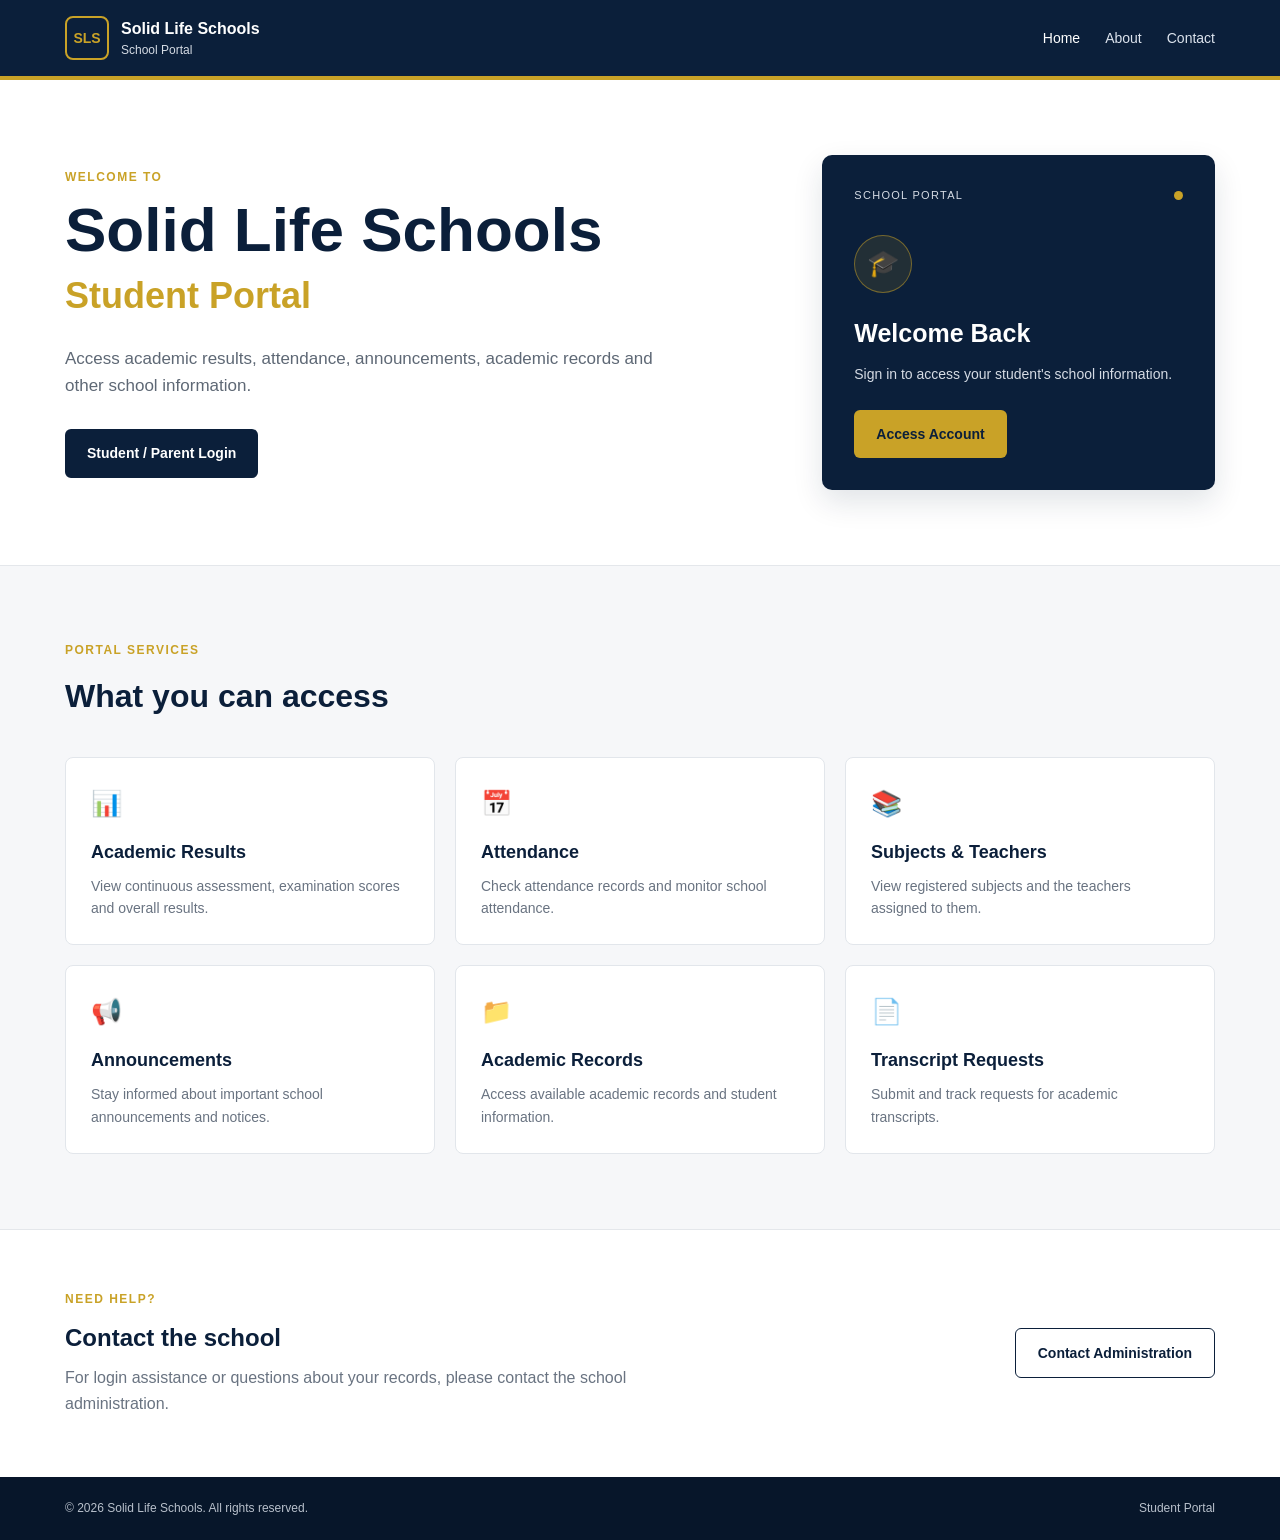
<file: index.html>
<!DOCTYPE html>
<html lang="en">
<head>
    <meta charset="UTF-8">
    <meta name="viewport" content="width=device-width, initial-scale=1.0">
    <title>Solid Life Schools | School Portal</title>
    <link rel="stylesheet" href="css/style.css">
</head>

<body>

    <!-- Header -->
    <header class="header">
        <div class="container nav-container">

            <a href="index.html" class="logo">
                <div class="logo-mark">SLS</div>
                <div class="logo-text">
                    <strong>Solid Life Schools</strong>
                    <span>School Portal</span>
                </div>
            </a>

            <nav class="nav">
                <a href="index.html" class="active">Home</a>
                <a href="#about">About</a>
                <a href="#contact">Contact</a>
            </nav>

        </div>
    </header>


    <!-- Main -->
    <main>

        <!-- Hero -->
        <section class="hero">
            <div class="container hero-content">

                <div class="hero-text">
                    <p class="welcome-text">WELCOME TO</p>

                    <h1>Solid Life Schools</h1>

                    <h2>Student Portal</h2>

                    <p class="hero-description">
                        Access academic results, attendance, announcements,
                        academic records and other school information.
                    </p>

                    <a href="login.html" class="primary-button">
                        Student / Parent Login
                    </a>
                </div>

                <div class="hero-panel">
                    <div class="panel-top">
                        <span class="panel-label">SCHOOL PORTAL</span>
                        <span class="status-dot"></span>
                    </div>

                    <div class="panel-icon">🎓</div>

                    <h3>Welcome Back</h3>

                    <p>
                        Sign in to access your student's school information.
                    </p>

                    <a href="login.html" class="panel-button">
                        Access Account
                    </a>
                </div>

            </div>
        </section>


        <!-- Portal Features -->
        <section class="features" id="about">
            <div class="container">

                <div class="section-heading">
                    <p class="section-label">PORTAL SERVICES</p>
                    <h2>What you can access</h2>
                </div>

                <div class="feature-grid">

                    <div class="feature-card">
                        <div class="feature-icon">📊</div>
                        <h3>Academic Results</h3>
                        <p>View continuous assessment, examination scores and overall results.</p>
                    </div>

                    <div class="feature-card">
                        <div class="feature-icon">📅</div>
                        <h3>Attendance</h3>
                        <p>Check attendance records and monitor school attendance.</p>
                    </div>

                    <div class="feature-card">
                        <div class="feature-icon">📚</div>
                        <h3>Subjects & Teachers</h3>
                        <p>View registered subjects and the teachers assigned to them.</p>
                    </div>

                    <div class="feature-card">
                        <div class="feature-icon">📢</div>
                        <h3>Announcements</h3>
                        <p>Stay informed about important school announcements and notices.</p>
                    </div>

                    <div class="feature-card">
                        <div class="feature-icon">📁</div>
                        <h3>Academic Records</h3>
                        <p>Access available academic records and student information.</p>
                    </div>

                    <div class="feature-card">
                        <div class="feature-icon">📄</div>
                        <h3>Transcript Requests</h3>
                        <p>Submit and track requests for academic transcripts.</p>
                    </div>

                </div>

            </div>
        </section>


        <!-- Contact -->
        <section class="contact-section" id="contact">
            <div class="container contact-content">

                <div>
                    <p class="section-label">NEED HELP?</p>
                    <h2>Contact the school</h2>
                    <p>
                        For login assistance or questions about your records,
                        please contact the school administration.
                    </p>
                </div>

                <a href="mailto:info@solidlifeschools.com" class="secondary-button">
                    Contact Administration
                </a>

            </div>
        </section>

    </main>


    <!-- Footer -->
    <footer class="footer">
        <div class="container footer-content">
            <p>© 2026 Solid Life Schools. All rights reserved.</p>
            <p>Student Portal</p>
        </div>
    </footer>

</body>
</html>
</file>
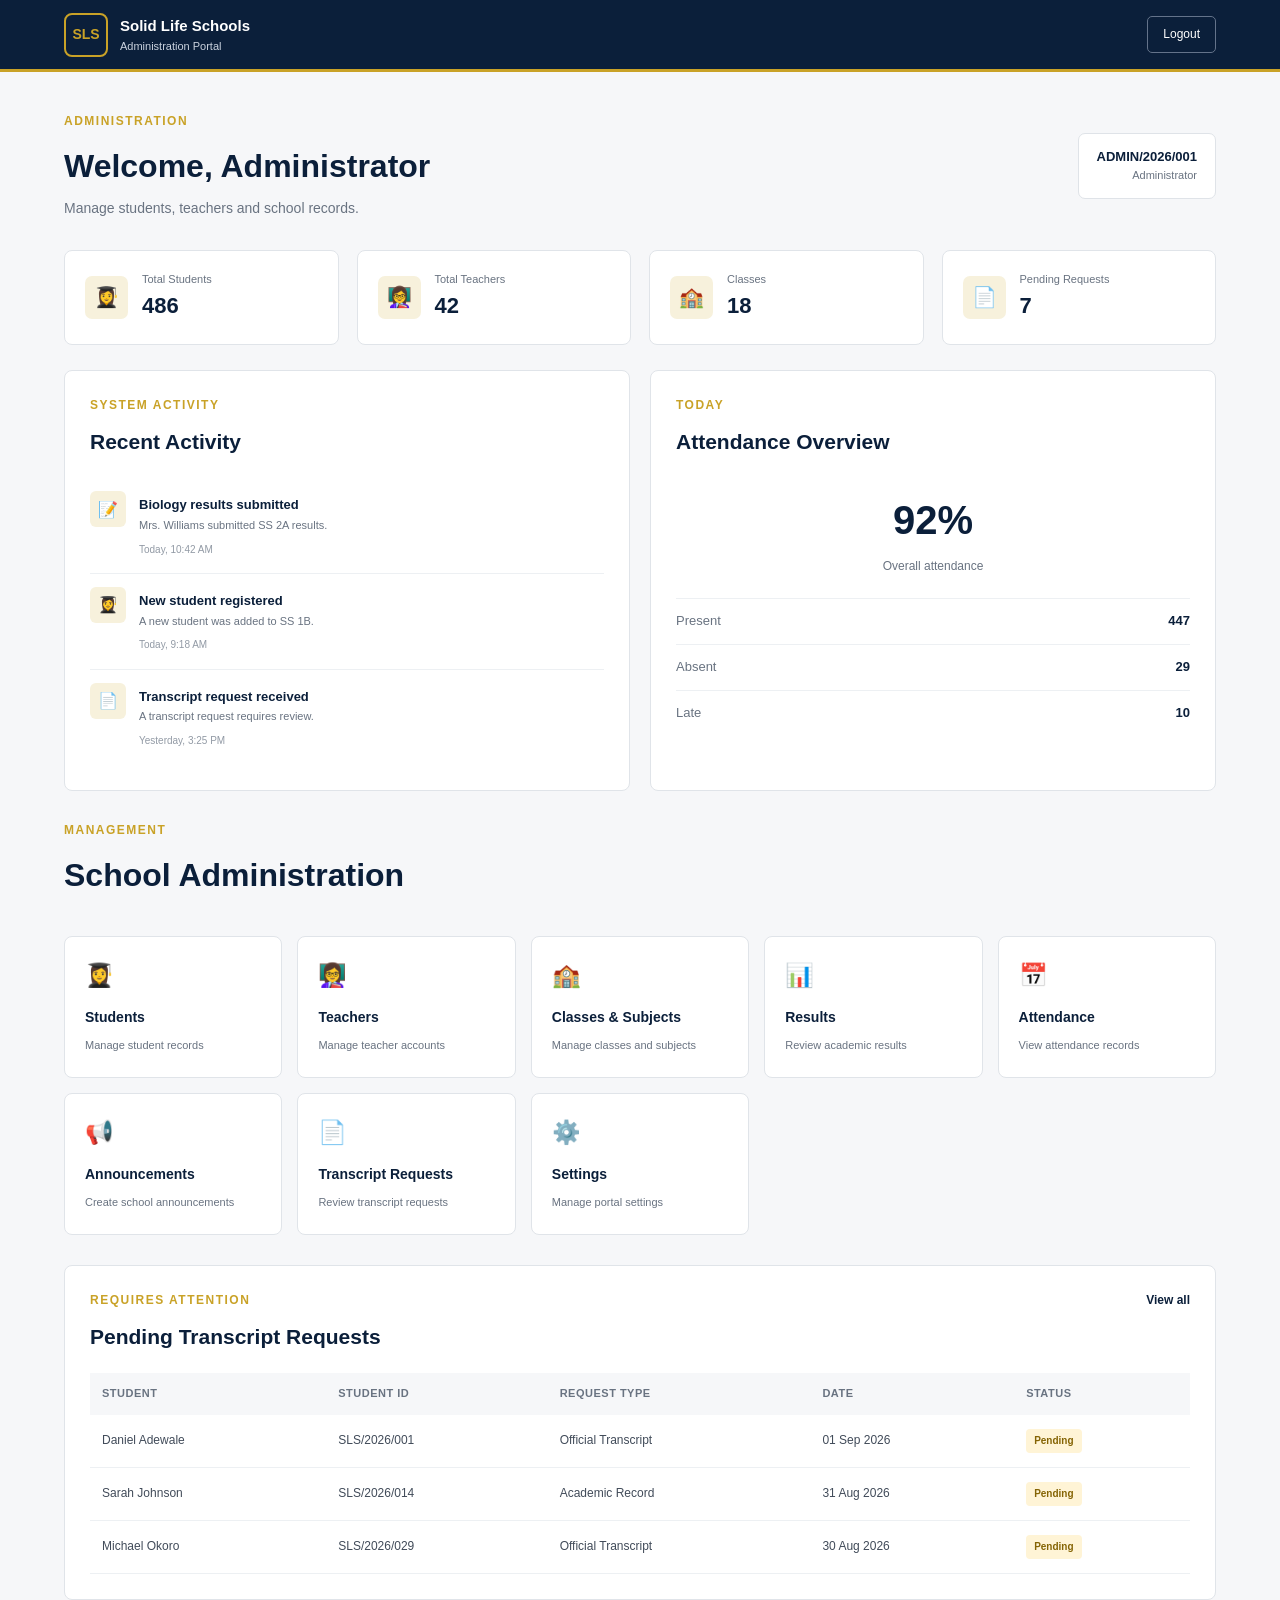
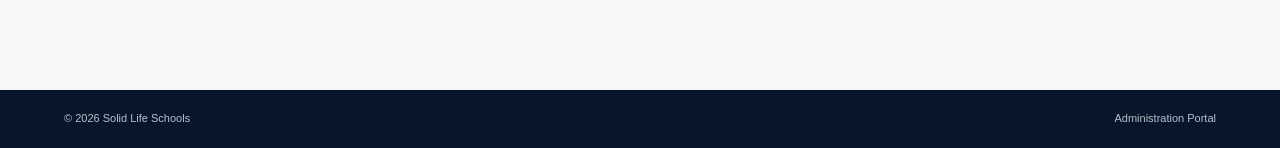
<file: admin-dashboard.html>
<!DOCTYPE html>
<html lang="en">
<head>
    <meta charset="UTF-8">
    <meta name="viewport" content="width=device-width, initial-scale=1.0">
    <title>Admin Dashboard | Solid Life Schools</title>
    <link rel="stylesheet" href="css/style.css">
</head>

<body class="dashboard-page">

    <!-- Header -->
    <header class="dashboard-header">

        <div class="dashboard-brand">
            <div class="logo-mark">SLS</div>

            <div>
                <strong>Solid Life Schools</strong>
                <span>Administration Portal</span>
            </div>
        </div>

        <button class="logout-button" onclick="logout()">
            Logout
        </button>

    </header>


    <!-- Main Dashboard -->
    <main class="dashboard-container">

        <!-- Welcome -->
        <section class="dashboard-welcome">

            <div>
                <p class="section-label">ADMINISTRATION</p>
                <h1>Welcome, Administrator</h1>
                <p>Manage students, teachers and school records.</p>
            </div>

            <div class="student-badge">
                <strong>ADMIN/2026/001</strong>
                <span>Administrator</span>
            </div>

        </section>


        <!-- Statistics -->
        <section class="summary-grid">

            <div class="summary-card">
                <span class="summary-icon">👩‍🎓</span>
                <div>
                    <span>Total Students</span>
                    <strong>486</strong>
                </div>
            </div>

            <div class="summary-card">
                <span class="summary-icon">👩‍🏫</span>
                <div>
                    <span>Total Teachers</span>
                    <strong>42</strong>
                </div>
            </div>

            <div class="summary-card">
                <span class="summary-icon">🏫</span>
                <div>
                    <span>Classes</span>
                    <strong>18</strong>
                </div>
            </div>

            <div class="summary-card">
                <span class="summary-icon">📄</span>
                <div>
                    <span>Pending Requests</span>
                    <strong>7</strong>
                </div>
            </div>

        </section>


        <!-- Dashboard Sections -->
        <section class="dashboard-grid">

            <!-- Recent Activity -->
            <div class="dashboard-card">

                <div class="card-heading">
                    <div>
                        <p class="section-label">SYSTEM ACTIVITY</p>
                        <h2>Recent Activity</h2>
                    </div>
                </div>

                <div class="activity-list">

                    <div class="activity-item">
                        <span class="activity-icon">📝</span>
                        <div>
                            <strong>Biology results submitted</strong>
                            <p>Mrs. Williams submitted SS 2A results.</p>
                            <small>Today, 10:42 AM</small>
                        </div>
                    </div>

                    <div class="activity-item">
                        <span class="activity-icon">👩‍🎓</span>
                        <div>
                            <strong>New student registered</strong>
                            <p>A new student was added to SS 1B.</p>
                            <small>Today, 9:18 AM</small>
                        </div>
                    </div>

                    <div class="activity-item">
                        <span class="activity-icon">📄</span>
                        <div>
                            <strong>Transcript request received</strong>
                            <p>A transcript request requires review.</p>
                            <small>Yesterday, 3:25 PM</small>
                        </div>
                    </div>

                </div>

            </div>


            <!-- Attendance -->
            <div class="dashboard-card">

                <div class="card-heading">
                    <div>
                        <p class="section-label">TODAY</p>
                        <h2>Attendance Overview</h2>
                    </div>
                </div>

                <div class="attendance-overview">

                    <div class="attendance-number">
                        <strong>92%</strong>
                        <span>Overall attendance</span>
                    </div>

                    <div class="attendance-row">
                        <span>Present</span>
                        <strong>447</strong>
                    </div>

                    <div class="attendance-row">
                        <span>Absent</span>
                        <strong>29</strong>
                    </div>

                    <div class="attendance-row">
                        <span>Late</span>
                        <strong>10</strong>
                    </div>

                </div>

            </div>

        </section>


        <!-- Quick Management -->
        <section class="quick-access">

            <div class="section-heading">
                <p class="section-label">MANAGEMENT</p>
                <h2>School Administration</h2>
            </div>

            <div class="quick-grid">

                <a href="#" class="quick-card">
                    <span>👩‍🎓</span>
                    <strong>Students</strong>
                    <small>Manage student records</small>
                </a>

                <a href="#" class="quick-card">
                    <span>👩‍🏫</span>
                    <strong>Teachers</strong>
                    <small>Manage teacher accounts</small>
                </a>

                <a href="#" class="quick-card">
                    <span>🏫</span>
                    <strong>Classes & Subjects</strong>
                    <small>Manage classes and subjects</small>
                </a>

                <a href="#" class="quick-card">
                    <span>📊</span>
                    <strong>Results</strong>
                    <small>Review academic results</small>
                </a>

                <a href="#" class="quick-card">
                    <span>📅</span>
                    <strong>Attendance</strong>
                    <small>View attendance records</small>
                </a>

                <a href="#" class="quick-card">
                    <span>📢</span>
                    <strong>Announcements</strong>
                    <small>Create school announcements</small>
                </a>

                <a href="#" class="quick-card">
                    <span>📄</span>
                    <strong>Transcript Requests</strong>
                    <small>Review transcript requests</small>
                </a>

                <a href="#" class="quick-card">
                    <span>⚙️</span>
                    <strong>Settings</strong>
                    <small>Manage portal settings</small>
                </a>

            </div>

        </section>


        <!-- Pending Requests -->
        <section class="dashboard-card full-card">

            <div class="card-heading">

                <div>
                    <p class="section-label">REQUIRES ATTENTION</p>
                    <h2>Pending Transcript Requests</h2>
                </div>

                <a href="#">View all</a>

            </div>


            <div class="class-table-wrapper">

                <table class="class-table">

                    <thead>
                        <tr>
                            <th>Student</th>
                            <th>Student ID</th>
                            <th>Request Type</th>
                            <th>Date</th>
                            <th>Status</th>
                        </tr>
                    </thead>

                    <tbody>

                        <tr>
                            <td>Daniel Adewale</td>
                            <td>SLS/2026/001</td>
                            <td>Official Transcript</td>
                            <td>01 Sep 2026</td>
                            <td>
                                <span class="status-pending">Pending</span>
                            </td>
                        </tr>

                        <tr>
                            <td>Sarah Johnson</td>
                            <td>SLS/2026/014</td>
                            <td>Academic Record</td>
                            <td>31 Aug 2026</td>
                            <td>
                                <span class="status-pending">Pending</span>
                            </td>
                        </tr>

                        <tr>
                            <td>Michael Okoro</td>
                            <td>SLS/2026/029</td>
                            <td>Official Transcript</td>
                            <td>30 Aug 2026</td>
                            <td>
                                <span class="status-pending">Pending</span>
                            </td>
                        </tr>

                    </tbody>

                </table>

            </div>

        </section>

    </main>


    <footer class="dashboard-footer">
        <p>© 2026 Solid Life Schools</p>
        <p>Administration Portal</p>
    </footer>


    <script>
        function logout() {
            window.location.href = "login.html";
        }
    </script>

</body>
                                  </html>
</file>
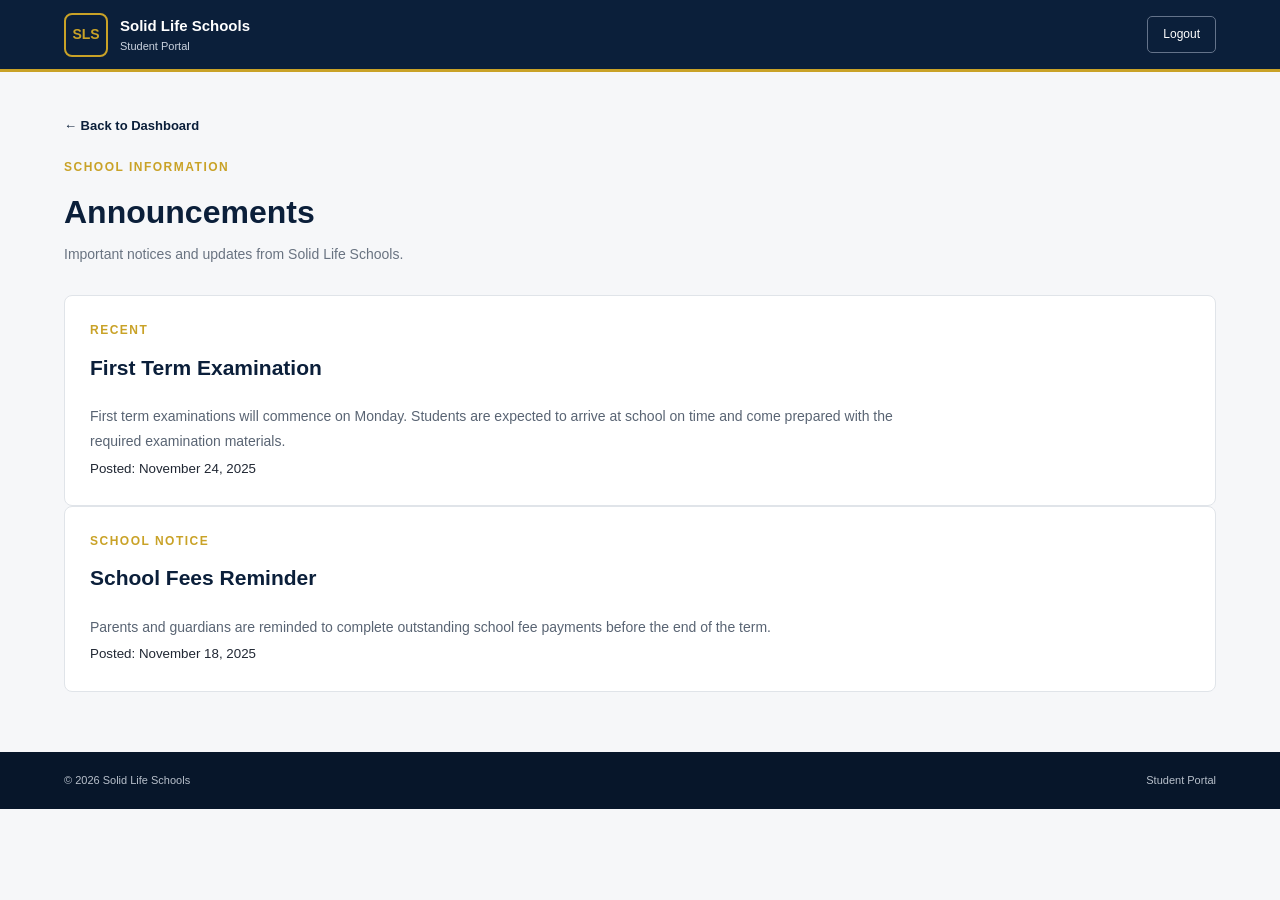
<file: announcements.html>
<!DOCTYPE html>
<html lang="en">
<head>
    <meta charset="UTF-8">
    <meta name="viewport" content="width=device-width, initial-scale=1.0">
    <title>Announcements | Solid Life Schools</title>
    <link rel="stylesheet" href="css/style.css">
</head>

<body class="dashboard-page">

<header class="dashboard-header">

    <div class="dashboard-brand">
        <div class="logo-mark">SLS</div>
        <div>
            <strong>Solid Life Schools</strong>
            <span>Student Portal</span>
        </div>
    </div>

    <button class="logout-button" onclick="logout()">Logout</button>

</header>

<main class="dashboard-container">

    <div class="page-back">
        <a href="student-dashboard.html">← Back to Dashboard</a>
    </div>

    <section class="dashboard-welcome">
        <div>
            <p class="section-label">SCHOOL INFORMATION</p>
            <h1>Announcements</h1>
            <p>Important notices and updates from Solid Life Schools.</p>
        </div>
    </section>

    <section class="dashboard-card">

        <div class="card-heading">
            <div>
                <p class="section-label">RECENT</p>
                <h2>First Term Examination</h2>
            </div>
        </div>

        <p class="academic-comment">
            First term examinations will commence on Monday.
            Students are expected to arrive at school on time and come
            prepared with the required examination materials.
        </p>

        <small>Posted: November 24, 2025</small>

    </section>


    <section class="dashboard-card">

        <div class="card-heading">
            <div>
                <p class="section-label">SCHOOL NOTICE</p>
                <h2>School Fees Reminder</h2>
            </div>
        </div>

        <p class="academic-comment">
            Parents and guardians are reminded to complete outstanding
            school fee payments before the end of the term.
        </p>

        <small>Posted: November 18, 2025</small>

    </section>

</main>

<footer class="dashboard-footer">
    <p>© 2026 Solid Life Schools</p>
    <p>Student Portal</p>
</footer>

<script>
function logout() {
    window.location.href = "login.html";
}
</script>

</body>
</html>
</file>
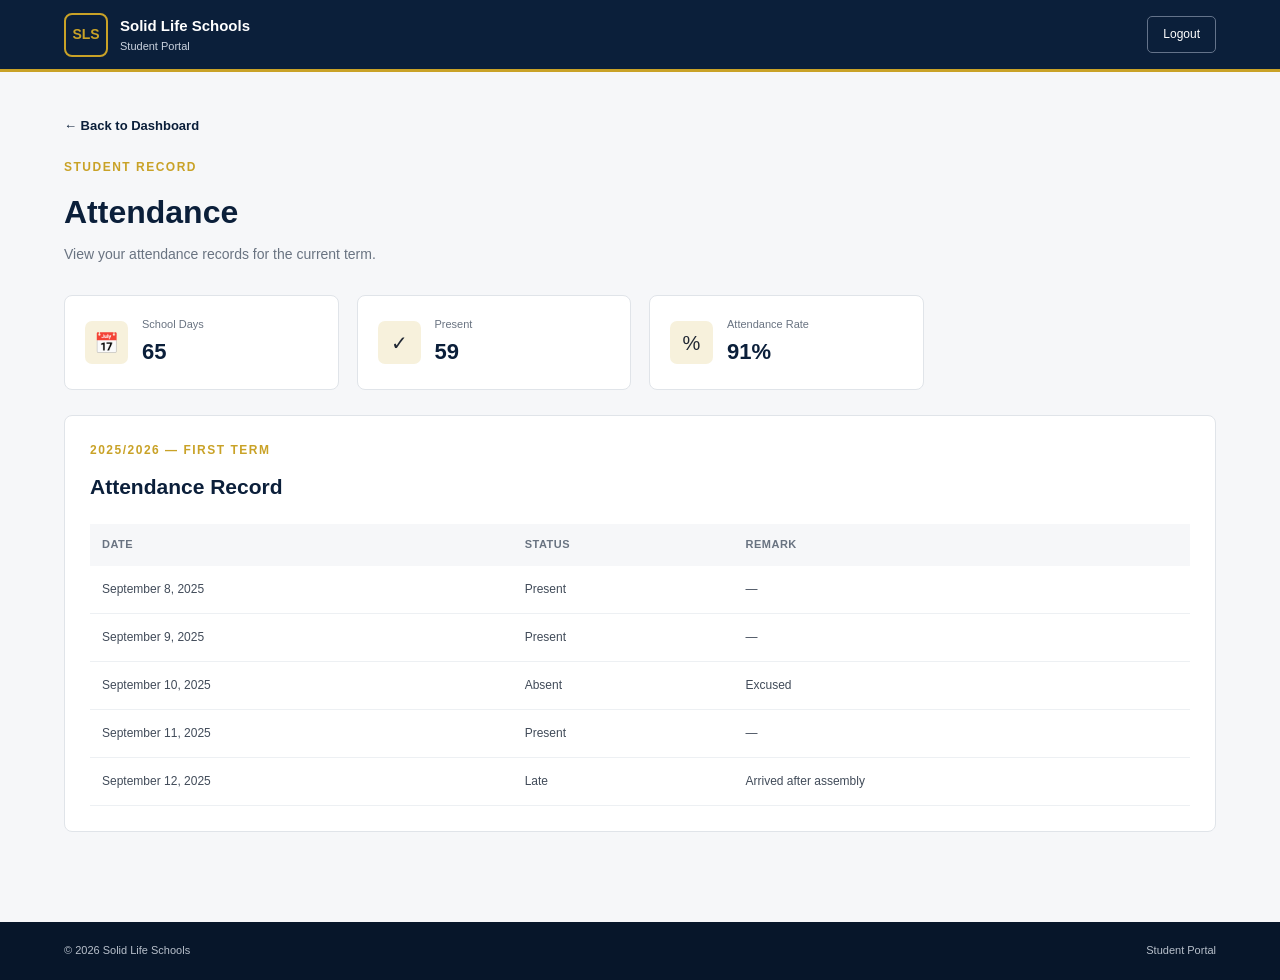
<file: attendance.html>
<!DOCTYPE html>
<html lang="en">
<head>
    <meta charset="UTF-8">
    <meta name="viewport" content="width=device-width, initial-scale=1.0">
    <title>Attendance | Solid Life Schools</title>
    <link rel="stylesheet" href="css/style.css">
</head>

<body class="dashboard-page">

<header class="dashboard-header">

    <div class="dashboard-brand">
        <div class="logo-mark">SLS</div>
        <div>
            <strong>Solid Life Schools</strong>
            <span>Student Portal</span>
        </div>
    </div>

    <button class="logout-button" onclick="logout()">Logout</button>

</header>

<main class="dashboard-container">

    <div class="page-back">
        <a href="student-dashboard.html">← Back to Dashboard</a>
    </div>

    <section class="dashboard-welcome">
        <div>
            <p class="section-label">STUDENT RECORD</p>
            <h1>Attendance</h1>
            <p>View your attendance records for the current term.</p>
        </div>
    </section>

    <section class="summary-grid">

        <div class="summary-card">
            <span class="summary-icon">📅</span>
            <div>
                <span>School Days</span>
                <strong>65</strong>
            </div>
        </div>

        <div class="summary-card">
            <span class="summary-icon">✓</span>
            <div>
                <span>Present</span>
                <strong>59</strong>
            </div>
        </div>

        <div class="summary-card">
            <span class="summary-icon">%</span>
            <div>
                <span>Attendance Rate</span>
                <strong>91%</strong>
            </div>
        </div>

    </section>

    <section class="dashboard-card full-card">

        <div class="card-heading">
            <div>
                <p class="section-label">2025/2026 — FIRST TERM</p>
                <h2>Attendance Record</h2>
            </div>
        </div>

        <div class="class-table-wrapper">

            <table class="class-table">

                <thead>
                    <tr>
                        <th>Date</th>
                        <th>Status</th>
                        <th>Remark</th>
                    </tr>
                </thead>

                <tbody>

                    <tr>
                        <td>September 8, 2025</td>
                        <td>Present</td>
                        <td>—</td>
                    </tr>

                    <tr>
                        <td>September 9, 2025</td>
                        <td>Present</td>
                        <td>—</td>
                    </tr>

                    <tr>
                        <td>September 10, 2025</td>
                        <td>Absent</td>
                        <td>Excused</td>
                    </tr>

                    <tr>
                        <td>September 11, 2025</td>
                        <td>Present</td>
                        <td>—</td>
                    </tr>

                    <tr>
                        <td>September 12, 2025</td>
                        <td>Late</td>
                        <td>Arrived after assembly</td>
                    </tr>

                </tbody>

            </table>

        </div>

    </section>

</main>

<footer class="dashboard-footer">
    <p>© 2026 Solid Life Schools</p>
    <p>Student Portal</p>
</footer>

<script>
function logout() {
    window.location.href = "login.html";
}
</script>

</body>
</html>
</file>
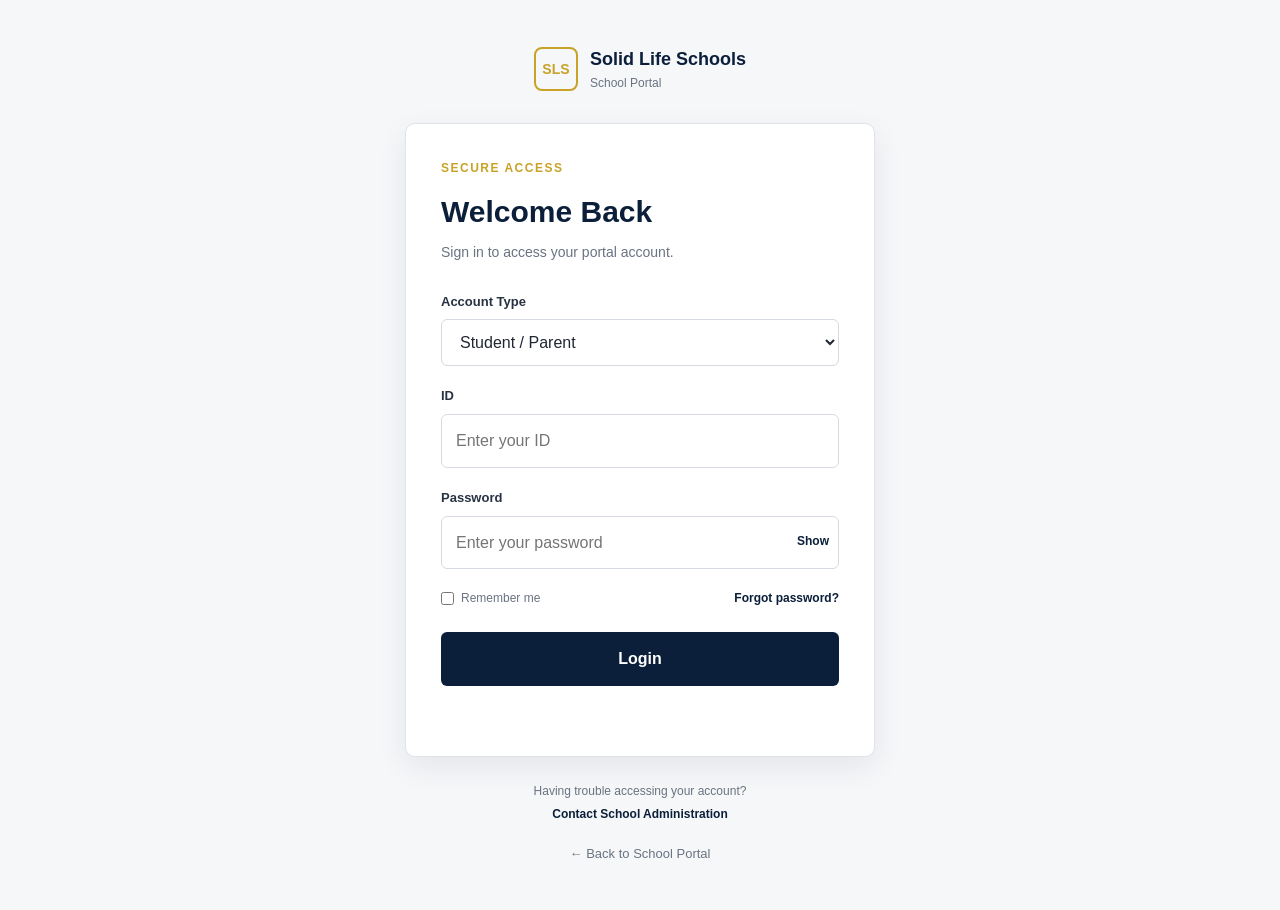
<file: login.html>
<!DOCTYPE html>
<html lang="en">
<head>
    <meta charset="UTF-8">
    <meta name="viewport" content="width=device-width, initial-scale=1.0">
    <title>Login | Solid Life Schools</title>
    <link rel="stylesheet" href="css/style.css">
</head>

<body class="login-page">

    <main class="login-container">

        <div class="login-brand">
            <div class="logo-mark">SLS</div>

            <div>
                <strong>Solid Life Schools</strong>
                <span>School Portal</span>
            </div>
        </div>


        <div class="login-card">

            <div class="login-heading">
                <p class="section-label">SECURE ACCESS</p>
                <h1>Welcome Back</h1>
                <p>Sign in to access your portal account.</p>
            </div>


            <form id="loginForm">

                <!-- Account Type -->
                <div class="form-group">
                    <label for="accountType">Account Type</label>

                    <select id="accountType" required>
                        <option value="student">Student / Parent</option>
                        <option value="teacher">Teacher</option>
                        <option value="admin">Administrator</option>
                    </select>
                </div>


                <!-- ID -->
                <div class="form-group">
                    <label for="userId">ID</label>

                    <input
                        type="text"
                        id="userId"
                        placeholder="Enter your ID"
                        required
                    >
                </div>


                <!-- Password -->
                <div class="form-group">
                    <label for="password">Password</label>

                    <div class="password-wrapper">

                        <input
                            type="password"
                            id="password"
                            placeholder="Enter your password"
                            required
                        >

                        <button
                            type="button"
                            class="show-password"
                            id="togglePassword"
                        >
                            Show
                        </button>

                    </div>
                </div>


                <!-- Options -->
                <div class="login-options">

                    <label class="remember-me">
                        <input type="checkbox" id="rememberMe">
                        <span>Remember me</span>
                    </label>

                    <a href="#" id="forgotPassword">
                        Forgot password?
                    </a>

                </div>


                <!-- Login -->
                <button type="submit" class="login-button">
                    Login
                </button>


                <!-- Message -->
                <p id="loginMessage" class="login-message"></p>

            </form>

        </div>


        <div class="login-help">
            <p>Having trouble accessing your account?</p>

            <a href="mailto:info@solidlifeschools.com">
                Contact School Administration
            </a>
        </div>


        <a href="index.html" class="back-home">
            ← Back to School Portal
        </a>

    </main>


    <script>

        const loginForm = document.getElementById("loginForm");
        const accountType = document.getElementById("accountType");
        const userId = document.getElementById("userId");
        const passwordInput = document.getElementById("password");
        const togglePassword = document.getElementById("togglePassword");
        const loginMessage = document.getElementById("loginMessage");


        /* =====================================
           DEMO ACCOUNT INFORMATION
        ===================================== */

        const accounts = {

            student: {
                id: "SLS/2026/001",
                password: "student123",
                page: "student-dashboard.html"
            },

            teacher: {
                id: "EMP/2026/014",
                password: "teacher123",
                page: "teacher-dashboard.html"
            },

            admin: {
                id: "ADMIN/2026/001",
                password: "admin123",
                page: "admin-dashboard.html"
            }

        };


        /* =====================================
           CHANGE PLACEHOLDER
        ===================================== */

        accountType.addEventListener("change", function () {

            if (accountType.value === "student") {
                userId.placeholder = "e.g. SLS/2026/001";
            }

            if (accountType.value === "teacher") {
                userId.placeholder = "e.g. EMP/2026/014";
            }

            if (accountType.value === "admin") {
                userId.placeholder = "e.g. ADMIN/2026/001";
            }

        });


        /* =====================================
           SHOW / HIDE PASSWORD
        ===================================== */

        togglePassword.addEventListener("click", function () {

            if (passwordInput.type === "password") {

                passwordInput.type = "text";
                togglePassword.textContent = "Hide";

            } else {

                passwordInput.type = "password";
                togglePassword.textContent = "Show";

            }

        });


        /* =====================================
           LOGIN
        ===================================== */

        loginForm.addEventListener("submit", function (event) {

            event.preventDefault();

            const selectedAccount = accountType.value;

            const enteredId = userId.value.trim();
            const enteredPassword = passwordInput.value.trim();

            const account = accounts[selectedAccount];


            if (
                enteredId === account.id &&
                enteredPassword === account.password
            ) {

                /*
                    Store the account type temporarily.
                    This will help us later when we build
                    the full authentication system.
                */

                sessionStorage.setItem(
                    "portalUserType",
                    selectedAccount
                );

                loginMessage.textContent =
                    "Login successful. Redirecting...";

                loginMessage.className =
                    "login-message success";


                setTimeout(function () {

                    window.location.href = account.page;

                }, 700);


            } else {

                loginMessage.textContent =
                    "Invalid ID or password. Please try again.";

                loginMessage.className =
                    "login-message error";

            }

        });


        /* =====================================
           FORGOT PASSWORD
        ===================================== */

        document
            .getElementById("forgotPassword")
            .addEventListener("click", function (event) {

                event.preventDefault();

                loginMessage.textContent =
                    "Please contact the school administration to reset your password.";

                loginMessage.className =
                    "login-message";

            });

    </script>

</body>
</html>
</file>
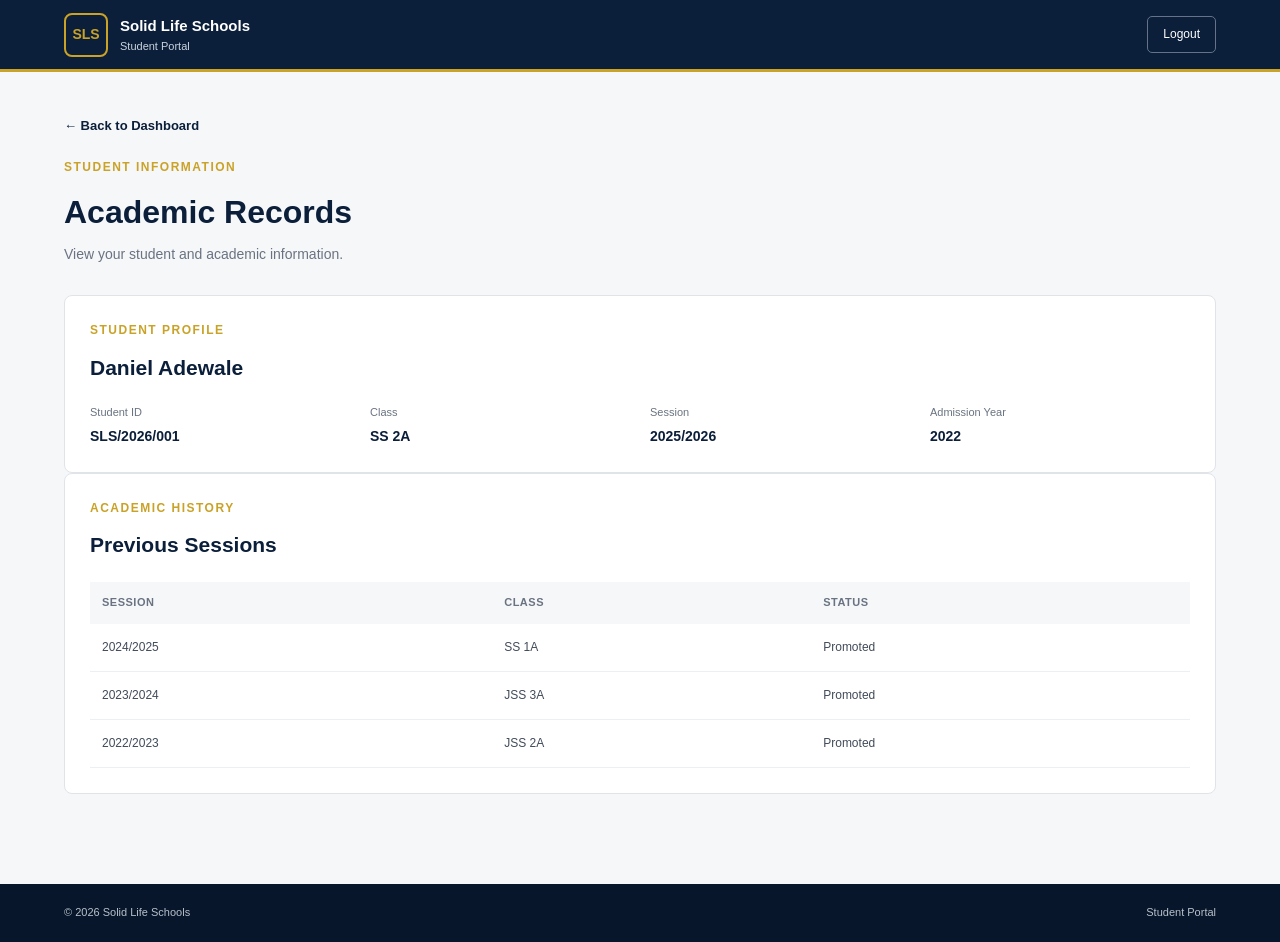
<file: records.html>
<!DOCTYPE html>
<html lang="en">
<head>
    <meta charset="UTF-8">
    <meta name="viewport" content="width=device-width, initial-scale=1.0">
    <title>Academic Records | Solid Life Schools</title>
    <link rel="stylesheet" href="css/style.css">
</head>

<body class="dashboard-page">

<header class="dashboard-header">

    <div class="dashboard-brand">
        <div class="logo-mark">SLS</div>
        <div>
            <strong>Solid Life Schools</strong>
            <span>Student Portal</span>
        </div>
    </div>

    <button class="logout-button" onclick="logout()">Logout</button>

</header>

<main class="dashboard-container">

    <div class="page-back">
        <a href="student-dashboard.html">← Back to Dashboard</a>
    </div>

    <section class="dashboard-welcome">

        <div>
            <p class="section-label">STUDENT INFORMATION</p>
            <h1>Academic Records</h1>
            <p>View your student and academic information.</p>
        </div>

    </section>


    <section class="dashboard-card">

        <div class="card-heading">
            <div>
                <p class="section-label">STUDENT PROFILE</p>
                <h2>Daniel Adewale</h2>
            </div>
        </div>

        <div class="student-information">

            <div>
                <span>Student ID</span>
                <strong>SLS/2026/001</strong>
            </div>

            <div>
                <span>Class</span>
                <strong>SS 2A</strong>
            </div>

            <div>
                <span>Session</span>
                <strong>2025/2026</strong>
            </div>

            <div>
                <span>Admission Year</span>
                <strong>2022</strong>
            </div>

        </div>

    </section>


    <section class="dashboard-card full-card">

        <div class="card-heading">
            <div>
                <p class="section-label">ACADEMIC HISTORY</p>
                <h2>Previous Sessions</h2>
            </div>
        </div>

        <div class="class-table-wrapper">

            <table class="class-table">

                <thead>
                    <tr>
                        <th>Session</th>
                        <th>Class</th>
                        <th>Status</th>
                    </tr>
                </thead>

                <tbody>

                    <tr>
                        <td>2024/2025</td>
                        <td>SS 1A</td>
                        <td>Promoted</td>
                    </tr>

                    <tr>
                        <td>2023/2024</td>
                        <td>JSS 3A</td>
                        <td>Promoted</td>
                    </tr>

                    <tr>
                        <td>2022/2023</td>
                        <td>JSS 2A</td>
                        <td>Promoted</td>
                    </tr>

                </tbody>

            </table>

        </div>

    </section>

</main>

<footer class="dashboard-footer">
    <p>© 2026 Solid Life Schools</p>
    <p>Student Portal</p>
</footer>

<script>
function logout() {
    window.location.href = "login.html";
}
</script>

</body>
</html>
</file>
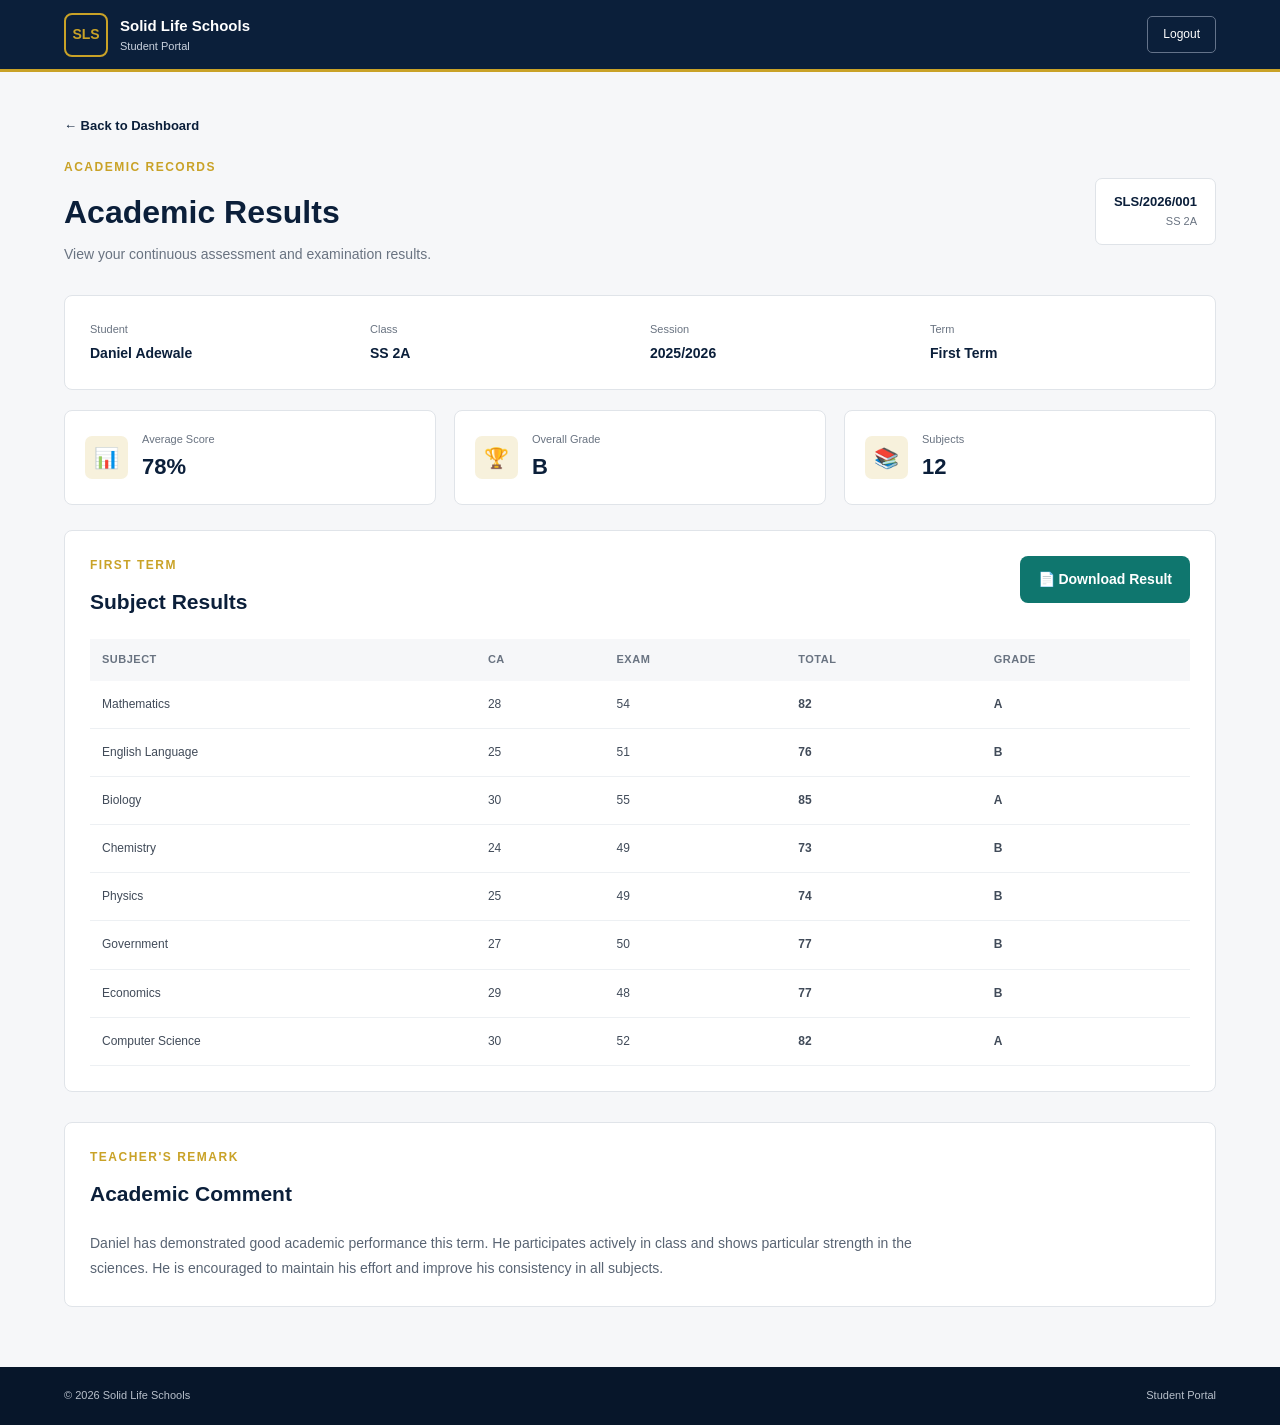
<file: results.html>
<!DOCTYPE html>
<html lang="en">
<head>
    <meta charset="UTF-8">
    <meta name="viewport" content="width=device-width, initial-scale=1.0">
    <title>Academic Results | Solid Life Schools</title>
    <link rel="stylesheet" href="css/style.css">
</head>

<body class="dashboard-page">

    <!-- Header -->
    <header class="dashboard-header">

        <div class="dashboard-brand">
            <div class="logo-mark">SLS</div>

            <div>
                <strong>Solid Life Schools</strong>
                <span>Student Portal</span>
            </div>
        </div>

        <button class="logout-button" onclick="logout()">
            Logout
        </button>

    </header>


    <!-- Main -->
    <main class="dashboard-container">

        <div class="page-back">
            <a href="student-dashboard.html">← Back to Dashboard</a>
        </div>


        <!-- Page Heading -->
        <section class="dashboard-welcome">

            <div>
                <p class="section-label">ACADEMIC RECORDS</p>
                <h1>Academic Results</h1>
                <p>View your continuous assessment and examination results.</p>
            </div>

            <div class="student-badge">
                <strong>SLS/2026/001</strong>
                <span>SS 2A</span>
            </div>

        </section>


        <!-- Student Information -->
        <section class="dashboard-card">

            <div class="student-information">

                <div>
                    <span>Student</span>
                    <strong>Daniel Adewale</strong>
                </div>

                <div>
                    <span>Class</span>
                    <strong>SS 2A</strong>
                </div>

                <div>
                    <span>Session</span>
                    <strong>2025/2026</strong>
                </div>

                <div>
                    <span>Term</span>
                    <strong>First Term</strong>
                </div>

            </div>

        </section>


        <!-- Overall Performance -->
        <section class="summary-grid result-summary">

            <div class="summary-card">
                <span class="summary-icon">📊</span>
                <div>
                    <span>Average Score</span>
                    <strong>78%</strong>
                </div>
            </div>

            <div class="summary-card">
                <span class="summary-icon">🏆</span>
                <div>
                    <span>Overall Grade</span>
                    <strong>B</strong>
                </div>
            </div>

            <div class="summary-card">
                <span class="summary-icon">📚</span>
                <div>
                    <span>Subjects</span>
                    <strong>12</strong>
                </div>
            </div>

        </section>


        <!-- Results Table -->
        <section class="dashboard-card full-card">

            <div class="card-heading">

    <div>
        <p class="section-label">FIRST TERM</p>
        <h2>Subject Results</h2>
    </div>

    <button class="download-button" onclick="downloadResult()">
        📄 Download Result
    </button>

            </div>


            <div class="class-table-wrapper">

                <table class="class-table">

                    <thead>
                        <tr>
                            <th>Subject</th>
                            <th>CA</th>
                            <th>Exam</th>
                            <th>Total</th>
                            <th>Grade</th>
                        </tr>
                    </thead>

                    <tbody>

                        <tr>
                            <td>Mathematics</td>
                            <td>28</td>
                            <td>54</td>
                            <td><strong>82</strong></td>
                            <td><strong>A</strong></td>
                        </tr>

                        <tr>
                            <td>English Language</td>
                            <td>25</td>
                            <td>51</td>
                            <td><strong>76</strong></td>
                            <td><strong>B</strong></td>
                        </tr>

                        <tr>
                            <td>Biology</td>
                            <td>30</td>
                            <td>55</td>
                            <td><strong>85</strong></td>
                            <td><strong>A</strong></td>
                        </tr>

                        <tr>
                            <td>Chemistry</td>
                            <td>24</td>
                            <td>49</td>
                            <td><strong>73</strong></td>
                            <td><strong>B</strong></td>
                        </tr>

                        <tr>
                            <td>Physics</td>
                            <td>25</td>
                            <td>49</td>
                            <td><strong>74</strong></td>
                            <td><strong>B</strong></td>
                        </tr>

                        <tr>
                            <td>Government</td>
                            <td>27</td>
                            <td>50</td>
                            <td><strong>77</strong></td>
                            <td><strong>B</strong></td>
                        </tr>

                        <tr>
                            <td>Economics</td>
                            <td>29</td>
                            <td>48</td>
                            <td><strong>77</strong></td>
                            <td><strong>B</strong></td>
                        </tr>

                        <tr>
                            <td>Computer Science</td>
                            <td>30</td>
                            <td>52</td>
                            <td><strong>82</strong></td>
                            <td><strong>A</strong></td>
                        </tr>

                    </tbody>

                </table>

            </div>

        </section>


        <!-- Teacher's Comment -->
        <section class="dashboard-card">

            <div class="card-heading">
                <div>
                    <p class="section-label">TEACHER'S REMARK</p>
                    <h2>Academic Comment</h2>
                </div>
            </div>

            <p class="academic-comment">
                Daniel has demonstrated good academic performance this term.
                He participates actively in class and shows particular strength
                in the sciences. He is encouraged to maintain his effort and
                improve his consistency in all subjects.
            </p>

        </section>

    </main>


    <footer class="dashboard-footer">
        <p>© 2026 Solid Life Schools</p>
        <p>Student Portal</p>
    </footer>


    <script>
    function logout() {
        window.location.href = "login.html";
    }

    function downloadResult() {
        window.print();
    }
</script>

</body>
                          </html>
</file>
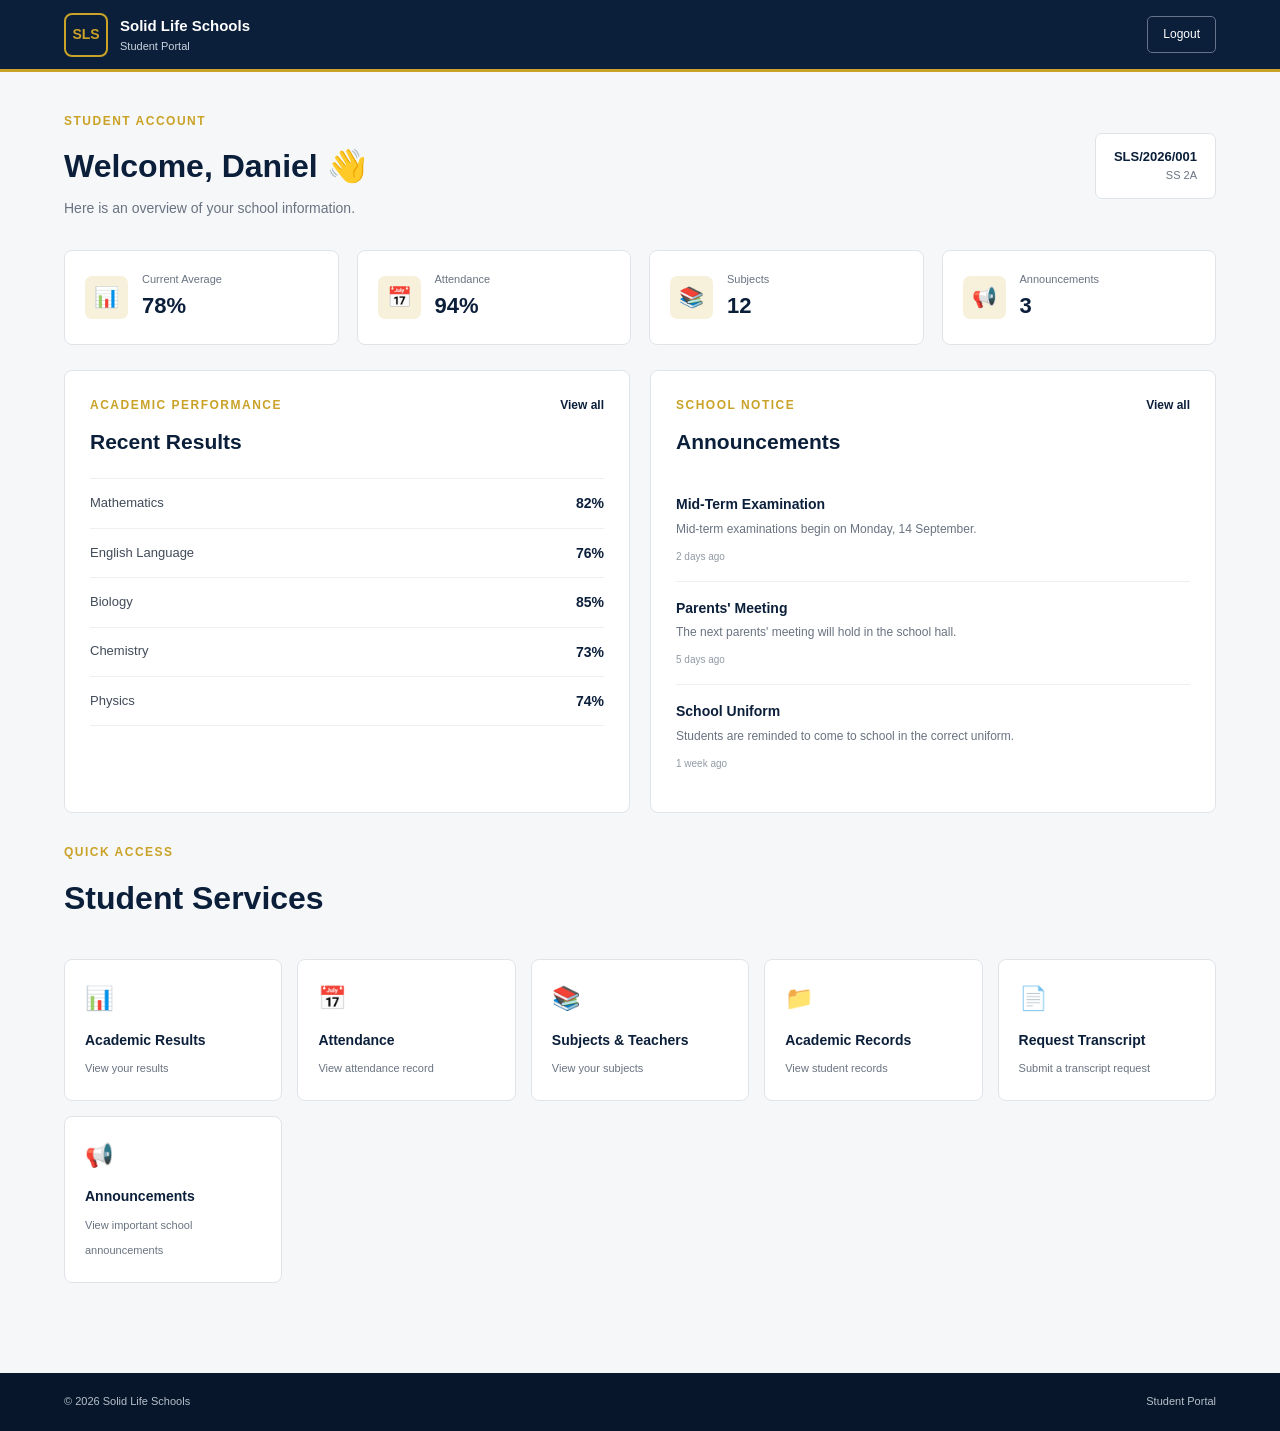
<file: student-dashboard.html>
<!DOCTYPE html>
<html lang="en">
<head>
    <meta charset="UTF-8">
    <meta name="viewport" content="width=device-width, initial-scale=1.0">
    <title>Student Dashboard | Solid Life Schools</title>
    <link rel="stylesheet" href="css/style.css">
</head>

<body class="dashboard-page">

    <!-- Header -->
    <header class="dashboard-header">

        <div class="dashboard-brand">
            <div class="logo-mark">SLS</div>

            <div>
                <strong>Solid Life Schools</strong>
                <span>Student Portal</span>
            </div>
        </div>

        <button class="logout-button" onclick="logout()">
            Logout
        </button>

    </header>


    <!-- Dashboard -->
    <main class="dashboard-container">

        <!-- Welcome -->
        <section class="dashboard-welcome">
            <div>
                <p class="section-label">STUDENT ACCOUNT</p>
                <h1>Welcome, Daniel 👋</h1>
                <p>Here is an overview of your school information.</p>
            </div>

            <div class="student-badge">
                <strong>SLS/2026/001</strong>
                <span>SS 2A</span>
            </div>
        </section>


        <!-- Summary Cards -->
        <section class="summary-grid">

            <div class="summary-card">
                <span class="summary-icon">📊</span>
                <div>
                    <span>Current Average</span>
                    <strong>78%</strong>
                </div>
            </div>

            <div class="summary-card">
                <span class="summary-icon">📅</span>
                <div>
                    <span>Attendance</span>
                    <strong>94%</strong>
                </div>
            </div>

            <div class="summary-card">
                <span class="summary-icon">📚</span>
                <div>
                    <span>Subjects</span>
                    <strong>12</strong>
                </div>
            </div>

            <div class="summary-card">
                <span class="summary-icon">📢</span>
                <div>
                    <span>Announcements</span>
                    <strong>3</strong>
                </div>
            </div>

        </section>


        <!-- Main Dashboard Grid -->
        <section class="dashboard-grid">

            <!-- Results -->
            <div class="dashboard-card">

                <div class="card-heading">
                    <div>
                        <p class="section-label">ACADEMIC PERFORMANCE</p>
                        <h2>Recent Results</h2>
                    </div>

                    <a href="#">View all</a>
                </div>

                <div class="result-list">

                    <div class="result-row">
                        <span>Mathematics</span>
                        <strong>82%</strong>
                    </div>

                    <div class="result-row">
                        <span>English Language</span>
                        <strong>76%</strong>
                    </div>

                    <div class="result-row">
                        <span>Biology</span>
                        <strong>85%</strong>
                    </div>

                    <div class="result-row">
                        <span>Chemistry</span>
                        <strong>73%</strong>
                    </div>

                    <div class="result-row">
                        <span>Physics</span>
                        <strong>74%</strong>
                    </div>

                </div>

            </div>


            <!-- Announcements -->
            <div class="dashboard-card">

                <div class="card-heading">
                    <div>
                        <p class="section-label">SCHOOL NOTICE</p>
                        <h2>Announcements</h2>
                    </div>

                    <a href="#">View all</a>
                </div>

                <div class="announcement-list">

                    <div class="announcement">
                        <strong>Mid-Term Examination</strong>
                        <p>Mid-term examinations begin on Monday, 14 September.</p>
                        <span>2 days ago</span>
                    </div>

                    <div class="announcement">
                        <strong>Parents' Meeting</strong>
                        <p>The next parents' meeting will hold in the school hall.</p>
                        <span>5 days ago</span>
                    </div>

                    <div class="announcement">
                        <strong>School Uniform</strong>
                        <p>Students are reminded to come to school in the correct uniform.</p>
                        <span>1 week ago</span>
                    </div>

                </div>

            </div>

        </section>


        <!-- Quick Access -->
        <section class="quick-access">

            <div class="section-heading">
                <p class="section-label">QUICK ACCESS</p>
                <h2>Student Services</h2>
            </div>

            <div class="quick-grid">

                <a href="results.html" class="quick-card">
                    <span>📊</span>
                    <strong>Academic Results</strong>
                    <small>View your results</small>
                </a>

                <a href="attendance.html" class="quick-card">
                    <span>📅</span>
                    <strong>Attendance</strong>
                    <small>View attendance record</small>
                </a>

                <a href="subjects.html" class="quick-card">
                    <span>📚</span>
                    <strong>Subjects & Teachers</strong>
                    <small>View your subjects</small>
                </a>

                <a href="records.html" class="quick-card">
                    <span>📁</span>
                    <strong>Academic Records</strong>
                    <small>View student records</small>
                </a>

                <a href="transcript.html" class="quick-card">
                    <span>📄</span>
                    <strong>Request Transcript</strong>
                    <small>Submit a transcript request</small>
                </a>
                
              <a href="announcements.html" class="quick-card">
    <span>📢</span>
    <strong>Announcements</strong>
    <small>View important school announcements</small>
              </a>

            </div>

        </section>

    </main>


    <footer class="dashboard-footer">
        <p>© 2026 Solid Life Schools</p>
        <p>Student Portal</p>
    </footer>


    <script>
        function logout() {
            window.location.href = "login.html";
        }
    </script>

</body>
</html>
</file>
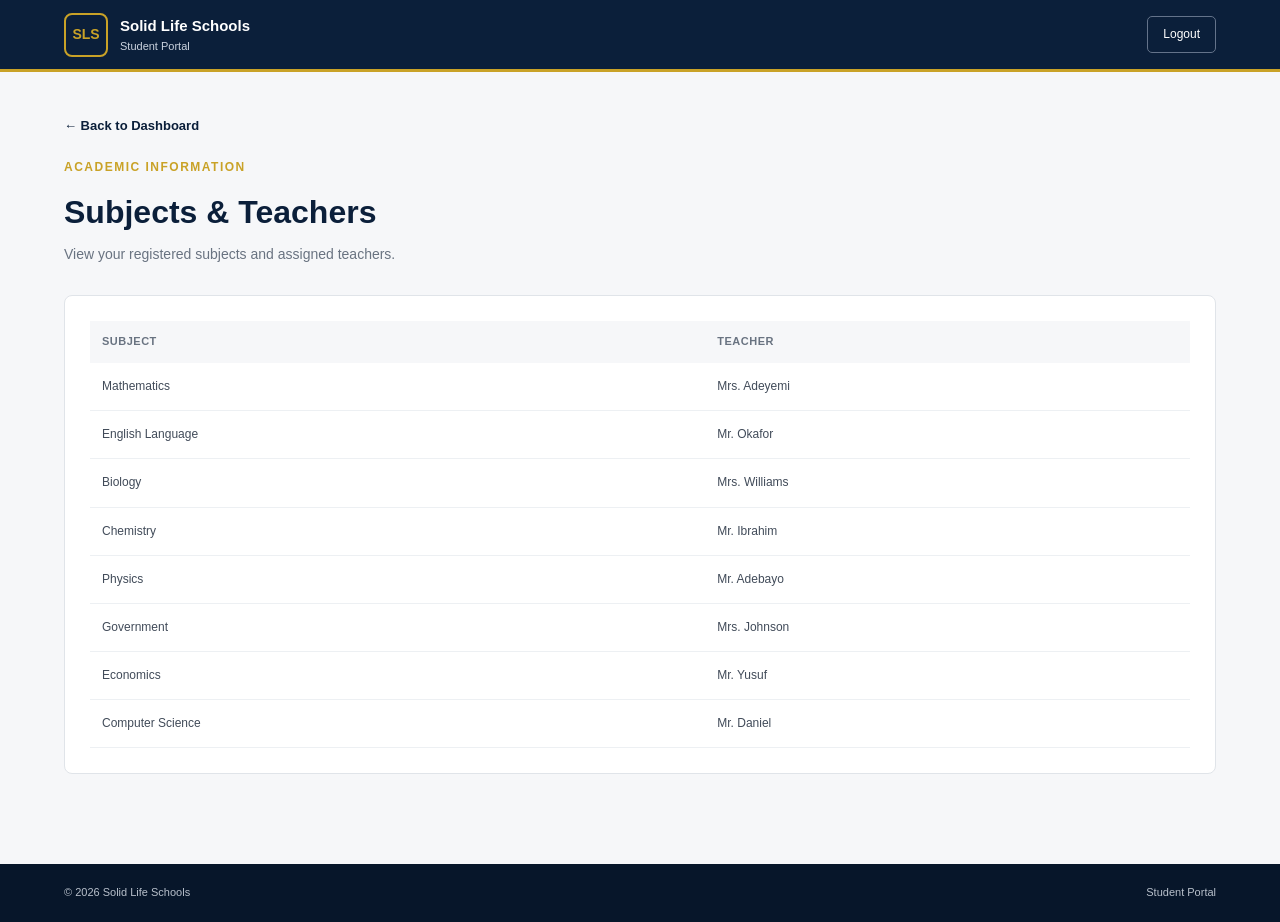
<file: subjects.html>
<!DOCTYPE html>
<html lang="en">
<head>
    <meta charset="UTF-8">
    <meta name="viewport" content="width=device-width, initial-scale=1.0">
    <title>Subjects & Teachers | Solid Life Schools</title>
    <link rel="stylesheet" href="css/style.css">
</head>

<body class="dashboard-page">

<header class="dashboard-header">

    <div class="dashboard-brand">
        <div class="logo-mark">SLS</div>
        <div>
            <strong>Solid Life Schools</strong>
            <span>Student Portal</span>
        </div>
    </div>

    <button class="logout-button" onclick="logout()">Logout</button>

</header>

<main class="dashboard-container">

    <div class="page-back">
        <a href="student-dashboard.html">← Back to Dashboard</a>
    </div>

    <section class="dashboard-welcome">
        <div>
            <p class="section-label">ACADEMIC INFORMATION</p>
            <h1>Subjects & Teachers</h1>
            <p>View your registered subjects and assigned teachers.</p>
        </div>
    </section>

    <section class="dashboard-card full-card">

        <div class="class-table-wrapper">

            <table class="class-table">

                <thead>
                    <tr>
                        <th>Subject</th>
                        <th>Teacher</th>
                    </tr>
                </thead>

                <tbody>

                    <tr>
                        <td>Mathematics</td>
                        <td>Mrs. Adeyemi</td>
                    </tr>

                    <tr>
                        <td>English Language</td>
                        <td>Mr. Okafor</td>
                    </tr>

                    <tr>
                        <td>Biology</td>
                        <td>Mrs. Williams</td>
                    </tr>

                    <tr>
                        <td>Chemistry</td>
                        <td>Mr. Ibrahim</td>
                    </tr>

                    <tr>
                        <td>Physics</td>
                        <td>Mr. Adebayo</td>
                    </tr>

                    <tr>
                        <td>Government</td>
                        <td>Mrs. Johnson</td>
                    </tr>

                    <tr>
                        <td>Economics</td>
                        <td>Mr. Yusuf</td>
                    </tr>

                    <tr>
                        <td>Computer Science</td>
                        <td>Mr. Daniel</td>
                    </tr>

                </tbody>

            </table>

        </div>

    </section>

</main>

<footer class="dashboard-footer">
    <p>© 2026 Solid Life Schools</p>
    <p>Student Portal</p>
</footer>

<script>
function logout() {
    window.location.href = "login.html";
}
</script>

</body>
</html>
</file>
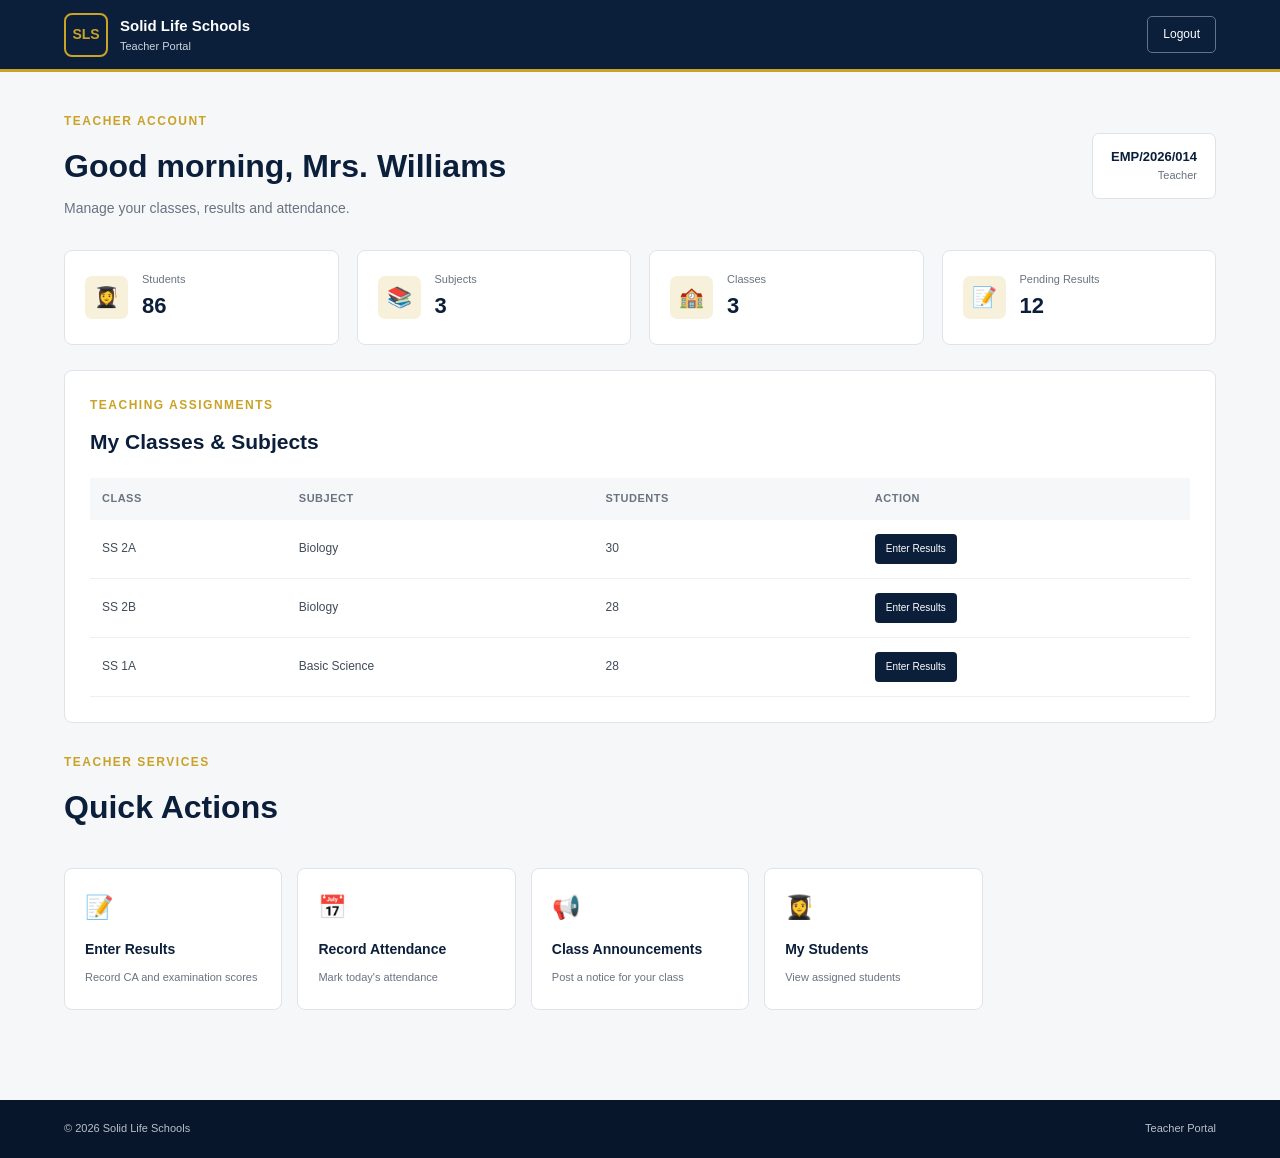
<file: teacher-dashboard.html>
<!DOCTYPE html>
<html lang="en">
<head>
    <meta charset="UTF-8">
    <meta name="viewport" content="width=device-width, initial-scale=1.0">
    <title>Teacher Dashboard | Solid Life Schools</title>
    <link rel="stylesheet" href="css/style.css">
</head>

<body class="dashboard-page">

    <!-- Header -->
    <header class="dashboard-header">

        <div class="dashboard-brand">
            <div class="logo-mark">SLS</div>

            <div>
                <strong>Solid Life Schools</strong>
                <span>Teacher Portal</span>
            </div>
        </div>

        <button class="logout-button" onclick="logout()">
            Logout
        </button>

    </header>


    <!-- Main -->
    <main class="dashboard-container">

        <!-- Welcome -->
        <section class="dashboard-welcome">

            <div>
                <p class="section-label">TEACHER ACCOUNT</p>
                <h1>Good morning, Mrs. Williams</h1>
                <p>Manage your classes, results and attendance.</p>
            </div>

            <div class="student-badge">
                <strong>EMP/2026/014</strong>
                <span>Teacher</span>
            </div>

        </section>


        <!-- Summary -->
        <section class="summary-grid">

            <div class="summary-card">
                <span class="summary-icon">👩‍🎓</span>
                <div>
                    <span>Students</span>
                    <strong>86</strong>
                </div>
            </div>

            <div class="summary-card">
                <span class="summary-icon">📚</span>
                <div>
                    <span>Subjects</span>
                    <strong>3</strong>
                </div>
            </div>

            <div class="summary-card">
                <span class="summary-icon">🏫</span>
                <div>
                    <span>Classes</span>
                    <strong>3</strong>
                </div>
            </div>

            <div class="summary-card">
                <span class="summary-icon">📝</span>
                <div>
                    <span>Pending Results</span>
                    <strong>12</strong>
                </div>
            </div>

        </section>


        <!-- Assigned Classes -->
        <section class="dashboard-card full-card">

            <div class="card-heading">
                <div>
                    <p class="section-label">TEACHING ASSIGNMENTS</p>
                    <h2>My Classes & Subjects</h2>
                </div>
            </div>

            <div class="class-table-wrapper">

                <table class="class-table">

                    <thead>
                        <tr>
                            <th>Class</th>
                            <th>Subject</th>
                            <th>Students</th>
                            <th>Action</th>
                        </tr>
                    </thead>

                    <tbody>

                        <tr>
                            <td>SS 2A</td>
                            <td>Biology</td>
                            <td>30</td>
                            <td>
                                <button class="table-button">Enter Results</button>
                            </td>
                        </tr>

                        <tr>
                            <td>SS 2B</td>
                            <td>Biology</td>
                            <td>28</td>
                            <td>
                                <button class="table-button">Enter Results</button>
                            </td>
                        </tr>

                        <tr>
                            <td>SS 1A</td>
                            <td>Basic Science</td>
                            <td>28</td>
                            <td>
                                <button class="table-button">Enter Results</button>
                            </td>
                        </tr>

                    </tbody>

                </table>

            </div>

        </section>


        <!-- Teacher Actions -->
        <section class="quick-access">

            <div class="section-heading">
                <p class="section-label">TEACHER SERVICES</p>
                <h2>Quick Actions</h2>
            </div>

            <div class="quick-grid">

                <a href="#" class="quick-card">
                    <span>📝</span>
                    <strong>Enter Results</strong>
                    <small>Record CA and examination scores</small>
                </a>

                <a href="#" class="quick-card">
                    <span>📅</span>
                    <strong>Record Attendance</strong>
                    <small>Mark today's attendance</small>
                </a>

                <a href="#" class="quick-card">
                    <span>📢</span>
                    <strong>Class Announcements</strong>
                    <small>Post a notice for your class</small>
                </a>

                <a href="#" class="quick-card">
                    <span>👩‍🎓</span>
                    <strong>My Students</strong>
                    <small>View assigned students</small>
                </a>

            </div>

        </section>

    </main>


    <footer class="dashboard-footer">
        <p>© 2026 Solid Life Schools</p>
        <p>Teacher Portal</p>
    </footer>


    <script>
        function logout() {
            window.location.href = "login.html";
        }
    </script>

</body>
</html>
</file>
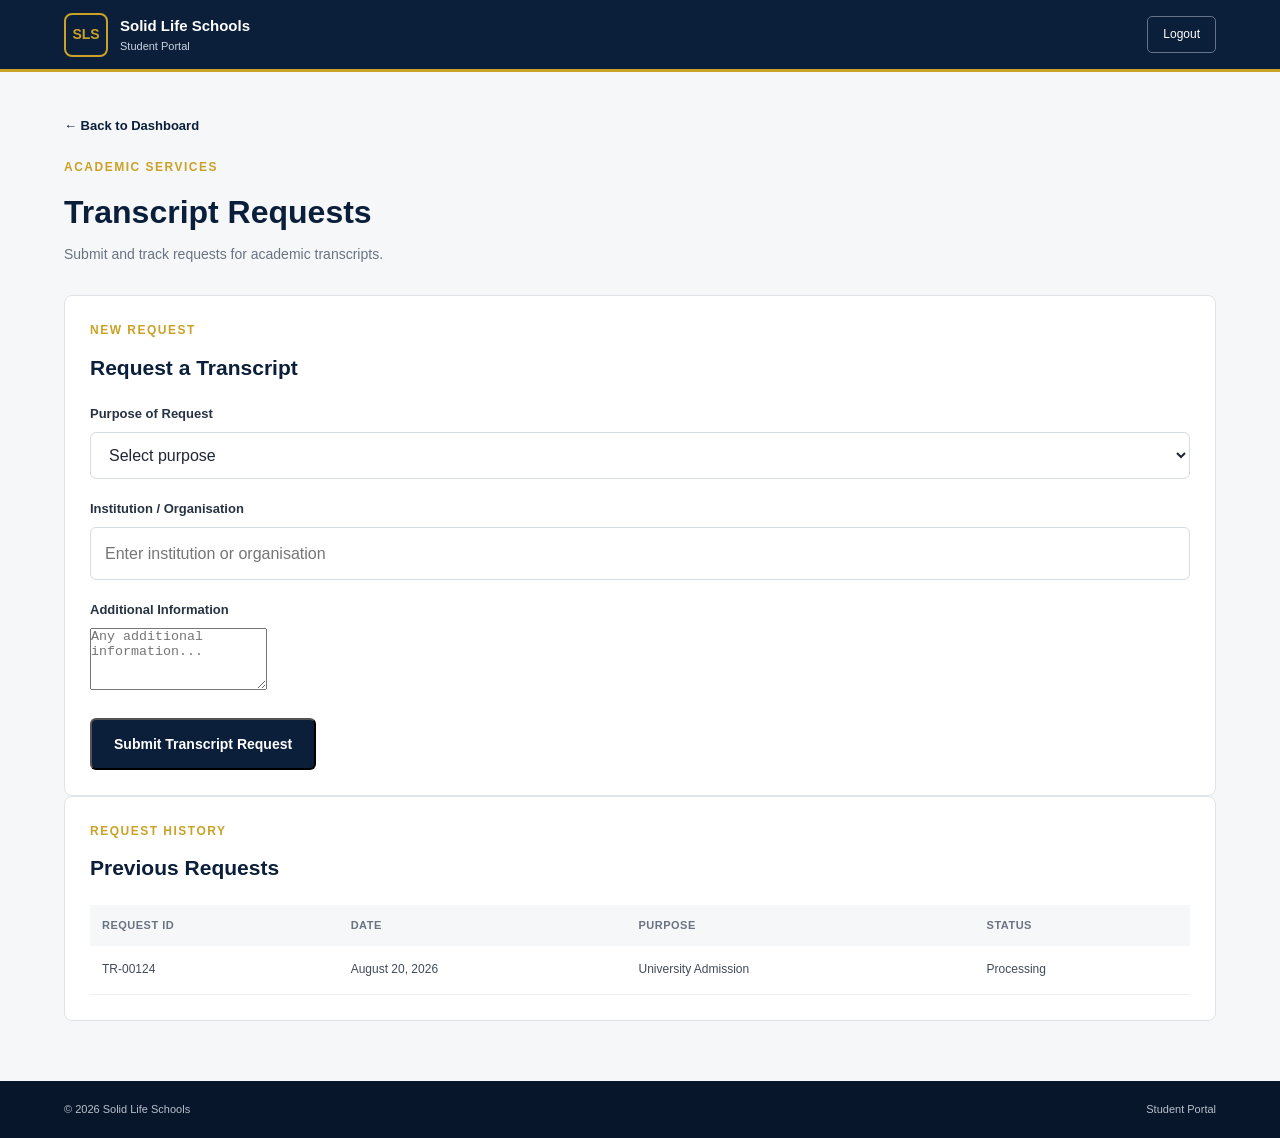
<file: transcript.html>
<!DOCTYPE html>
<html lang="en">
<head>
    <meta charset="UTF-8">
    <meta name="viewport" content="width=device-width, initial-scale=1.0">
    <title>Transcript Requests | Solid Life Schools</title>
    <link rel="stylesheet" href="css/style.css">
</head>

<body class="dashboard-page">

<header class="dashboard-header">

    <div class="dashboard-brand">
        <div class="logo-mark">SLS</div>
        <div>
            <strong>Solid Life Schools</strong>
            <span>Student Portal</span>
        </div>
    </div>

    <button class="logout-button" onclick="logout()">Logout</button>

</header>


<main class="dashboard-container">

    <div class="page-back">
        <a href="student-dashboard.html">← Back to Dashboard</a>
    </div>


    <section class="dashboard-welcome">

        <div>
            <p class="section-label">ACADEMIC SERVICES</p>
            <h1>Transcript Requests</h1>
            <p>Submit and track requests for academic transcripts.</p>
        </div>

    </section>


    <section class="dashboard-card">

        <div class="card-heading">

            <div>
                <p class="section-label">NEW REQUEST</p>
                <h2>Request a Transcript</h2>
            </div>

        </div>


        <form id="transcriptForm">

            <div class="form-group">
                <label for="purpose">Purpose of Request</label>

                <select id="purpose" required>

                    <option value="">Select purpose</option>
                    <option value="university">University Admission</option>
                    <option value="scholarship">Scholarship</option>
                    <option value="employment">Employment</option>
                    <option value="personal">Personal Use</option>
                    <option value="other">Other</option>

                </select>

            </div>


            <div class="form-group">

                <label for="destination">
                    Institution / Organisation
                </label>

                <input
                    type="text"
                    id="destination"
                    placeholder="Enter institution or organisation"
                    required
                >

            </div>


            <div class="form-group">

                <label for="notes">
                    Additional Information
                </label>

                <textarea
                    id="notes"
                    rows="4"
                    placeholder="Any additional information..."
                ></textarea>

            </div>


            <button type="submit" class="primary-button">
                Submit Transcript Request
            </button>

        </form>


        <div id="successMessage" style="display:none; margin-top:20px;">

            <strong>✓ Request submitted successfully.</strong>

            <p>
                Your transcript request has been received by the school.
                You can check its status below.
            </p>

        </div>

    </section>


    <section class="dashboard-card">

        <div class="card-heading">

            <div>
                <p class="section-label">REQUEST HISTORY</p>
                <h2>Previous Requests</h2>
            </div>

        </div>


        <div class="class-table-wrapper">

            <table class="class-table">

                <thead>
                    <tr>
                        <th>Request ID</th>
                        <th>Date</th>
                        <th>Purpose</th>
                        <th>Status</th>
                    </tr>
                </thead>

                <tbody>

                    <tr>
                        <td>TR-00124</td>
                        <td>August 20, 2026</td>
                        <td>University Admission</td>
                        <td>Processing</td>
                    </tr>

                </tbody>

            </table>

        </div>

    </section>

</main>


<footer class="dashboard-footer">
    <p>© 2026 Solid Life Schools</p>
    <p>Student Portal</p>
</footer>


<script>

function logout() {
    window.location.href = "login.html";
}


document.getElementById("transcriptForm").addEventListener("submit", function(event) {

    event.preventDefault();

    document.getElementById("successMessage").style.display = "block";

    this.reset();

});

</script>

</body>
</html>
</file>
<file: css/style.css>
/* ==========================================
   SOLID LIFE SCHOOLS
   SCHOOL PORTAL
   MAIN STYLESHEET
========================================== */

* {
    margin: 0;
    padding: 0;
    box-sizing: border-box;
}

html {
    scroll-behavior: smooth;
}

body {
    font-family: Arial, Helvetica, sans-serif;
    background: #f6f7f9;
    color: #202733;
    line-height: 1.6;
}

a {
    text-decoration: none;
    color: inherit;
}

button,
input,
select {
    font: inherit;
}

button {
    cursor: pointer;
}

.container {
    width: 90%;
    max-width: 1150px;
    margin: 0 auto;
}


/* ==========================================
   SHARED LOGO
========================================== */

.logo-mark {
    width: 44px;
    height: 44px;
    border: 2px solid #c9a227;
    border-radius: 8px;
    display: flex;
    align-items: center;
    justify-content: center;
    color: #c9a227;
    font-weight: 800;
    font-size: 14px;
    flex-shrink: 0;
}


/* ==========================================
   MAIN HOMEPAGE HEADER
========================================== */

.header {
    background: #0b1f3a;
    color: white;
    border-bottom: 4px solid #c9a227;
}

.nav-container {
    min-height: 76px;
    display: flex;
    align-items: center;
    justify-content: space-between;
    gap: 30px;
}

.logo {
    display: flex;
    align-items: center;
    gap: 12px;
}

.logo-text {
    display: flex;
    flex-direction: column;
}

.logo-text strong {
    font-size: 16px;
}

.logo-text span {
    font-size: 12px;
    color: #d5dbe4;
}

.nav {
    display: flex;
    align-items: center;
    gap: 25px;
}

.nav a {
    color: #dce3ed;
    font-size: 14px;
    transition: 0.2s ease;
}

.nav a:hover,
.nav a.active {
    color: #ffffff;
}


/* ==========================================
   HOMEPAGE HERO
========================================== */

.hero {
    background: #ffffff;
    padding: 75px 0;
    border-bottom: 1px solid #e4e7eb;
}

.hero-content {
    display: grid;
    grid-template-columns: 1.4fr 0.8fr;
    align-items: center;
    gap: 70px;
}

.welcome-text,
.section-label {
    color: #c9a227;
    font-size: 12px;
    font-weight: 700;
    letter-spacing: 1.5px;
    margin-bottom: 10px;
}

.hero h1 {
    color: #0b1f3a;
    font-size: clamp(38px, 6vw, 62px);
    line-height: 1.05;
    margin-bottom: 5px;
}

.hero h2 {
    color: #c9a227;
    font-size: clamp(24px, 4vw, 36px);
    margin-bottom: 20px;
}

.hero-description {
    max-width: 600px;
    color: #5e6875;
    font-size: 17px;
    margin-bottom: 30px;
}

.primary-button,
.panel-button,
.secondary-button {
    display: inline-flex;
    align-items: center;
    justify-content: center;
    padding: 13px 22px;
    border-radius: 6px;
    font-weight: 700;
    font-size: 14px;
    transition: 0.2s ease;
}

.primary-button {
    background: #0b1f3a;
    color: white;
}

.primary-button:hover {
    background: #152f52;
    transform: translateY(-1px);
}


/* ==========================================
   HERO LOGIN PANEL
========================================== */

.hero-panel {
    background: #0b1f3a;
    color: white;
    padding: 32px;
    border-radius: 10px;
    box-shadow: 0 12px 30px rgba(11, 31, 58, 0.12);
}

.panel-top {
    display: flex;
    justify-content: space-between;
    align-items: center;
    margin-bottom: 30px;
}

.panel-label {
    font-size: 11px;
    letter-spacing: 1.3px;
    color: #d5dbe4;
}

.status-dot {
    width: 9px;
    height: 9px;
    background: #c9a227;
    border-radius: 50%;
}

.panel-icon {
    width: 58px;
    height: 58px;
    border-radius: 50%;
    background: rgba(201, 162, 39, 0.12);
    border: 1px solid rgba(201, 162, 39, 0.5);
    display: flex;
    align-items: center;
    justify-content: center;
    font-size: 26px;
    margin-bottom: 20px;
}

.hero-panel h3 {
    font-size: 25px;
    margin-bottom: 10px;
}

.hero-panel p {
    color: #d5dbe4;
    font-size: 14px;
    margin-bottom: 25px;
}

.panel-button {
    background: #c9a227;
    color: #0b1f3a;
}

.panel-button:hover {
    background: #dfbc42;
}


/* ==========================================
   HOMEPAGE FEATURES
========================================== */

.features {
    padding: 75px 0;
    background: #f6f7f9;
}

.section-heading {
    margin-bottom: 35px;
}

.section-heading h2 {
    color: #0b1f3a;
    font-size: 32px;
}

.feature-grid {
    display: grid;
    grid-template-columns: repeat(3, 1fr);
    gap: 20px;
}

.feature-card {
    background: white;
    border: 1px solid #e2e6eb;
    border-radius: 8px;
    padding: 25px;
    transition: 0.2s ease;
}

.feature-card:hover {
    border-color: #c9a227;
    transform: translateY(-2px);
}

.feature-icon {
    font-size: 25px;
    margin-bottom: 15px;
}

.feature-card h3 {
    color: #0b1f3a !important;
    font-size: 18px;
    margin-bottom: 8px;
    font-weight: 700;
}

.feature-card p {
    color: #697381;
    font-size: 14px;
}


/* ==========================================
   HOMEPAGE CONTACT
========================================== */

.contact-section {
    background: white;
    padding: 60px 0;
    border-top: 1px solid #e4e7eb;
}

.contact-content {
    display: flex;
    align-items: center;
    justify-content: space-between;
    gap: 30px;
}

.contact-content h2 {
    color: #0b1f3a;
    margin-bottom: 8px;
}

.contact-content p:not(.section-label) {
    color: #697381;
    max-width: 600px;
}

.secondary-button {
    border: 1px solid #0b1f3a;
    color: #0b1f3a;
    white-space: nowrap;
}

.secondary-button:hover {
    background: #0b1f3a;
    color: white;
}


/* ==========================================
   HOMEPAGE FOOTER
========================================== */

.footer {
    background: #07162a;
    color: #b8c0cb;
    padding: 22px 0;
    font-size: 12px;
}

.footer-content {
    display: flex;
    justify-content: space-between;
    gap: 20px;
}


/* ==========================================
   LOGIN PAGE
========================================== */

.login-page {
    min-height: 100vh;
    background: #f6f7f9;
}

.login-container {
    width: 90%;
    max-width: 470px;
    margin: 0 auto;
    padding: 45px 0;
}

.login-brand {
    display: flex;
    align-items: center;
    justify-content: center;
    gap: 12px;
    margin-bottom: 30px;
}

.login-brand > div:last-child {
    display: flex;
    flex-direction: column;
}

.login-brand strong {
    color: #0b1f3a;
    font-size: 18px;
}

.login-brand span {
    color: #697381;
    font-size: 12px;
}

.login-card {
    background: white;
    border: 1px solid #e0e4e9;
    border-radius: 10px;
    padding: 35px;
    box-shadow: 0 10px 30px rgba(11, 31, 58, 0.08);
}

.login-heading {
    margin-bottom: 28px;
}

.login-heading h1 {
    color: #0b1f3a;
    font-size: 30px;
    margin-bottom: 5px;
}

.login-heading > p:last-child {
    color: #697381;
    font-size: 14px;
}

.form-group {
    margin-bottom: 20px;
}

.form-group label {
    display: block;
    color: #283342;
    font-size: 13px;
    font-weight: 700;
    margin-bottom: 7px;
}

.form-group input {
    width: 100%;
    padding: 13px 14px;
    border: 1px solid #d6dbe1;
    border-radius: 6px;
    outline: none;
    color: #202733;
    background: white;
}

.form-group input:focus {
    border-color: #0b1f3a;
    box-shadow: 0 0 0 3px rgba(11, 31, 58, 0.08);
}

.password-wrapper {
    position: relative;
}

.password-wrapper input {
    padding-right: 65px;
}

.show-password {
    position: absolute;
    right: 10px;
    top: 50%;
    transform: translateY(-50%);
    border: none;
    background: transparent;
    color: #0b1f3a;
    font-size: 12px;
    font-weight: 700;
}

.login-options {
    display: flex;
    justify-content: space-between;
    align-items: center;
    gap: 15px;
    margin: 8px 0 24px;
    font-size: 12px;
}

.remember-me {
    display: flex;
    align-items: center;
    gap: 7px;
    color: #697381;
}

.login-options a {
    color: #0b1f3a;
    font-weight: 700;
}

.login-button {
    width: 100%;
    padding: 14px;
    border: none;
    border-radius: 6px;
    background: #0b1f3a;
    color: white;
    font-weight: 700;
    transition: 0.2s ease;
}

.login-button:hover {
    background: #152f52;
}

.login-message {
    min-height: 20px;
    margin-top: 15px;
    text-align: center;
    font-size: 13px;
}

.login-message.success {
    color: #197044;
}

.login-message.error {
    color: #b42318;
}

.login-help {
    text-align: center;
    margin-top: 25px;
    color: #697381;
    font-size: 12px;
}

.login-help a {
    display: inline-block;
    margin-top: 4px;
    color: #0b1f3a;
    font-weight: 700;
}

.back-home {
    display: block;
    text-align: center;
    margin-top: 20px;
    color: #697381;
    font-size: 13px;
}

.back-home:hover {
    color: #0b1f3a;
}


/* ==========================================
   DASHBOARD HEADER
========================================== */

.dashboard-page {
    background: #f6f7f9;
}

.dashboard-header {
    min-height: 72px;
    background: #0b1f3a;
    color: white;
    padding: 0 5%;
    display: flex;
    align-items: center;
    justify-content: space-between;
    border-bottom: 3px solid #c9a227;
}

.dashboard-brand {
    display: flex;
    align-items: center;
    gap: 12px;
}

.dashboard-brand > div:last-child {
    display: flex;
    flex-direction: column;
}

.dashboard-brand strong {
    font-size: 15px;
}

.dashboard-brand span {
    color: #cbd3df;
    font-size: 11px;
}

.logout-button {
    border: 1px solid #64738a;
    background: transparent;
    color: white;
    padding: 8px 15px;
    border-radius: 5px;
    font-size: 12px;
}

.logout-button:hover {
    background: white;
    color: #0b1f3a;
}


/* ==========================================
   DASHBOARD CONTAINER
========================================== */

.dashboard-container {
    width: 90%;
    max-width: 1200px;
    margin: 0 auto;
    padding: 40px 0 60px;
}

.dashboard-welcome {
    display: flex;
    align-items: center;
    justify-content: space-between;
    gap: 25px;
    margin-bottom: 30px;
}

.dashboard-welcome h1 {
    color: #0b1f3a;
    font-size: 32px;
    margin-bottom: 5px;
}

.dashboard-welcome > div:first-child > p:last-child {
    color: #697381;
    font-size: 14px;
}

.student-badge {
    background: white;
    border: 1px solid #dfe3e8;
    border-radius: 7px;
    padding: 13px 18px;
    display: flex;
    flex-direction: column;
    text-align: right;
}

.student-badge strong {
    color: #0b1f3a;
    font-size: 13px;
}

.student-badge span {
    color: #697381;
    font-size: 11px;
}


/* ==========================================
   SUMMARY CARDS
========================================== */

.summary-grid {
    display: grid;
    grid-template-columns: repeat(4, 1fr);
    gap: 18px;
    margin-bottom: 25px;
}

.summary-card {
    background: white;
    border: 1px solid #e0e4e9;
    border-radius: 8px;
    padding: 20px;
    display: flex;
    align-items: center;
    gap: 14px;
}

.summary-icon {
    width: 43px;
    height: 43px;
    border-radius: 7px;
    background: #f7f1dc;
    display: flex;
    align-items: center;
    justify-content: center;
    font-size: 20px;
}

.summary-card div {
    display: flex;
    flex-direction: column;
}

.summary-card span:not(.summary-icon) {
    color: #697381;
    font-size: 11px;
}

.summary-card strong {
    color: #0b1f3a;
    font-size: 22px;
}


/* ==========================================
   DASHBOARD CARDS
========================================== */

.dashboard-grid {
    display: grid;
    grid-template-columns: 1fr 1fr;
    gap: 20px;
    margin-bottom: 30px;
}

.dashboard-card {
    background: white;
    border: 1px solid #e0e4e9;
    border-radius: 8px;
    padding: 25px;
}

.full-card {
    margin-bottom: 30px;
}

.card-heading {
    display: flex;
    justify-content: space-between;
    align-items: flex-start;
    gap: 15px;
    margin-bottom: 20px;
}

.card-heading h2 {
    color: #0b1f3a;
    font-size: 21px;
}

.card-heading a {
    color: #0b1f3a;
    font-size: 12px;
    font-weight: 700;
}


/* ==========================================
   RESULTS
========================================== */

.result-list {
    border-top: 1px solid #edf0f3;
}

.result-row {
    display: flex;
    align-items: center;
    justify-content: space-between;
    padding: 13px 0;
    border-bottom: 1px solid #edf0f3;
}

.result-row span {
    color: #414b59;
    font-size: 13px;
}

.result-row strong {
    color: #0b1f3a;
    font-size: 14px;
}


/* ==========================================
   ANNOUNCEMENTS
========================================== */

.announcement {
    padding: 13px 0;
    border-bottom: 1px solid #edf0f3;
}

.announcement:last-child {
    border-bottom: none;
}

.announcement strong {
    color: #0b1f3a;
    font-size: 14px;
}

.announcement p {
    color: #697381;
    font-size: 12px;
    margin: 3px 0;
}

.announcement span {
    color: #929aa5;
    font-size: 10px;
}


/* ==========================================
   QUICK ACCESS
========================================== */

.quick-access {
    margin-top: 10px;
    margin-bottom: 30px;
}

.quick-grid {
    display: grid;
    grid-template-columns: repeat(5, 1fr);
    gap: 15px;
}

.quick-card {
    background: white;
    border: 1px solid #e0e4e9;
    border-radius: 8px;
    padding: 20px;
    transition: 0.2s ease;
}

.quick-card:hover {
    border-color: #c9a227;
    transform: translateY(-2px);
}

.quick-card span {
    display: block;
    font-size: 23px;
    margin-bottom: 12px;
}

.quick-card strong {
    display: block;
    color: #0b1f3a;
    font-size: 14px;
    margin-bottom: 3px;
}

.quick-card small {
    color: #697381;
    font-size: 11px;
}


/* ==========================================
   ACTIVITY
========================================== */

.activity-item {
    display: flex;
    gap: 13px;
    padding: 13px 0;
    border-bottom: 1px solid #edf0f3;
}

.activity-item:last-child {
    border-bottom: none;
}

.activity-icon {
    width: 36px;
    height: 36px;
    background: #f7f1dc;
    border-radius: 6px;
    display: flex;
    align-items: center;
    justify-content: center;
    flex-shrink: 0;
}

.activity-item strong {
    color: #0b1f3a;
    font-size: 13px;
}

.activity-item p {
    color: #697381;
    font-size: 11px;
}

.activity-item small {
    color: #929aa5;
    font-size: 10px;
}


/* ==========================================
   ATTENDANCE
========================================== */

.attendance-number {
    text-align: center;
    padding: 10px 0 20px;
}

.attendance-number strong {
    display: block;
    color: #0b1f3a;
    font-size: 40px;
}

.attendance-number span {
    color: #697381;
    font-size: 12px;
}

.attendance-row {
    display: flex;
    justify-content: space-between;
    padding: 12px 0;
    border-top: 1px solid #edf0f3;
    font-size: 13px;
}

.attendance-row span {
    color: #697381;
}

.attendance-row strong {
    color: #0b1f3a;
}


/* ==========================================
   TABLES
========================================== */

.class-table-wrapper {
    width: 100%;
    overflow-x: auto;
}

.class-table {
    width: 100%;
    border-collapse: collapse;
    min-width: 600px;
}

.class-table th {
    text-align: left;
    background: #f6f7f9;
    color: #697381;
    font-size: 11px;
    text-transform: uppercase;
    letter-spacing: 0.5px;
    padding: 12px;
}

.class-table td {
    color: #414b59;
    font-size: 12px;
    padding: 14px 12px;
    border-bottom: 1px solid #edf0f3;
}

.table-button {
    border: none;
    background: #0b1f3a;
    color: white;
    padding: 7px 11px;
    border-radius: 4px;
    font-size: 10px;
}

.table-button:hover {
    background: #152f52;
}

.status-pending {
    display: inline-block;
    padding: 4px 8px;
    border-radius: 4px;
    background: #fff4d6;
    color: #856404;
    font-size: 10px;
    font-weight: 700;
}


/* ==========================================
   DASHBOARD FOOTER
========================================== */

.dashboard-footer {
    background: #07162a;
    color: #b8c0cb;
    padding: 20px 5%;
    display: flex;
    justify-content: space-between;
    gap: 20px;
    font-size: 11px;
}


/* ==========================================
   TABLET
========================================== */

@media (max-width: 950px) {

    .hero-content {
        grid-template-columns: 1fr;
        gap: 40px;
    }

    .hero-panel {
        max-width: 520px;
    }

    .feature-grid {
        grid-template-columns: 1fr 1fr;
    }

    .summary-grid {
        grid-template-columns: 1fr 1fr;
    }

    .quick-grid {
        grid-template-columns: repeat(3, 1fr);
    }

    .dashboard-grid {
        grid-template-columns: 1fr;
    }
}


/* ==========================================
   MOBILE
========================================== */

@media (max-width: 600px) {

    .container {
        width: 92%;
    }

    .nav-container {
        min-height: 68px;
    }

    .nav {
        gap: 10px;
    }

    .nav a {
        font-size: 12px;
    }

    .logo-mark {
        width: 39px;
        height: 39px;
        font-size: 12px;
    }

    .logo-text strong {
        font-size: 13px;
    }

    .logo-text span {
        font-size: 10px;
    }

    .hero {
        padding: 55px 0;
    }

    .hero h1 {
        font-size: 39px;
    }

    .hero h2 {
        font-size: 26px;
    }

    .hero-description {
        font-size: 15px;
    }

    .feature-grid {
        grid-template-columns: 1fr;
    }

    .features {
        padding: 55px 0;
    }

    .section-heading h2 {
        font-size: 27px;
    }

    .contact-content {
        flex-direction: column;
        align-items: flex-start;
    }

    .footer-content {
        flex-direction: column;
        gap: 5px;
    }

    .login-container {
        width: 92%;
        padding: 30px 0;
    }

    .login-card {
        padding: 25px 20px;
    }

    .login-heading h1 {
        font-size: 27px;
    }

    .dashboard-header {
        padding: 0 4%;
    }

    .dashboard-container {
        width: 92%;
        padding: 30px 0 45px;
    }

    .dashboard-welcome {
        align-items: flex-start;
        flex-direction: column;
    }

    .dashboard-welcome h1 {
        font-size: 27px;
    }

    .student-badge {
        text-align: left;
    }

    .summary-grid {
        grid-template-columns: 1fr 1fr;
    }

    .summary-card {
        padding: 15px;
    }

    .summary-icon {
        width: 36px;
        height: 36px;
        font-size: 17px;
    }

    .summary-card strong {
        font-size: 19px;
    }

    .dashboard-card {
        padding: 20px;
    }

    .quick-grid {
        grid-template-columns: 1fr 1fr;
    }

    .quick-card {
        padding: 16px;
    }

    .quick-card strong {
        font-size: 12px;
    }

    .dashboard-footer {
        flex-direction: column;
        gap: 5px;
    }
}


@media (max-width: 400px) {

    .nav a:nth-child(2),
    .nav a:nth-child(3) {
        display: none;
    }

    .summary-grid {
        grid-template-columns: 1fr;
    }

    .quick-grid {
        grid-template-columns: 1fr;
    }

    .login-options {
        align-items: flex-start;
        flex-direction: column;
    }
   }
/* Account type selector */

.form-group select {
    width: 100%;
    padding: 13px 14px;
    border: 1px solid #d6dbe1;
    border-radius: 6px;
    outline: none;
    color: #202733;
    background: white;
}
.form-group select:focus {
    border-color: #0b1f3a;
    box-shadow: 0 0 0 3px rgba(11, 31, 58, 0.08);
}

/* ==========================================
   RESULTS PAGE
========================================== */

.page-back {
    margin-bottom: 20px;
}

.page-back a {
    color: #0b1f3a;
    font-size: 13px;
    font-weight: 700;
}

.page-back a:hover {
    color: #c9a227;
}

.student-information {
    display: grid;
    grid-template-columns: repeat(4, 1fr);
    gap: 20px;
}

.student-information div {
    display: flex;
    flex-direction: column;
}

.student-information span {
    color: #697381;
    font-size: 11px;
    margin-bottom: 3px;
}

.student-information strong {
    color: #0b1f3a;
    font-size: 14px;
}

.result-summary {
    grid-template-columns: repeat(3, 1fr);
    margin-top: 20px;
}

.academic-comment {
    color: #596473;
    font-size: 14px;
    line-height: 1.8;
    max-width: 850px;
}


/* Results mobile */

@media (max-width: 700px) {

    .student-information {
        grid-template-columns: 1fr 1fr;
    }

    .result-summary {
        grid-template-columns: 1fr;
    }
}

@media (max-width: 450px) {

    .student-information {
        grid-template-columns: 1fr;
    }
}
.download-button {
    background: #0f766e;
    color: white;
    border: none;
    padding: 12px 18px;
    border-radius: 8px;
    font-size: 14px;
    font-weight: 600;
    cursor: pointer;
    transition: 0.2s ease;
}

.download-button:hover {
    background: #115e59;
}
@media print {

    .dashboard-header,
    .page-back,
    .download-button,
    .dashboard-footer,
    .logout-button {
        display: none !important;
    }

    body {
        background: white !important;
    }

    .dashboard-container {
        width: 100%;
        max-width: none;
        padding: 0;
    }

    .dashboard-card,
    .summary-card {
        box-shadow: none !important;
        border: 1px solid #ddd;
    }

    table {
        page-break-inside: avoid;
    }

    section {
        page-break-inside: avoid;
    }
}
</file>
